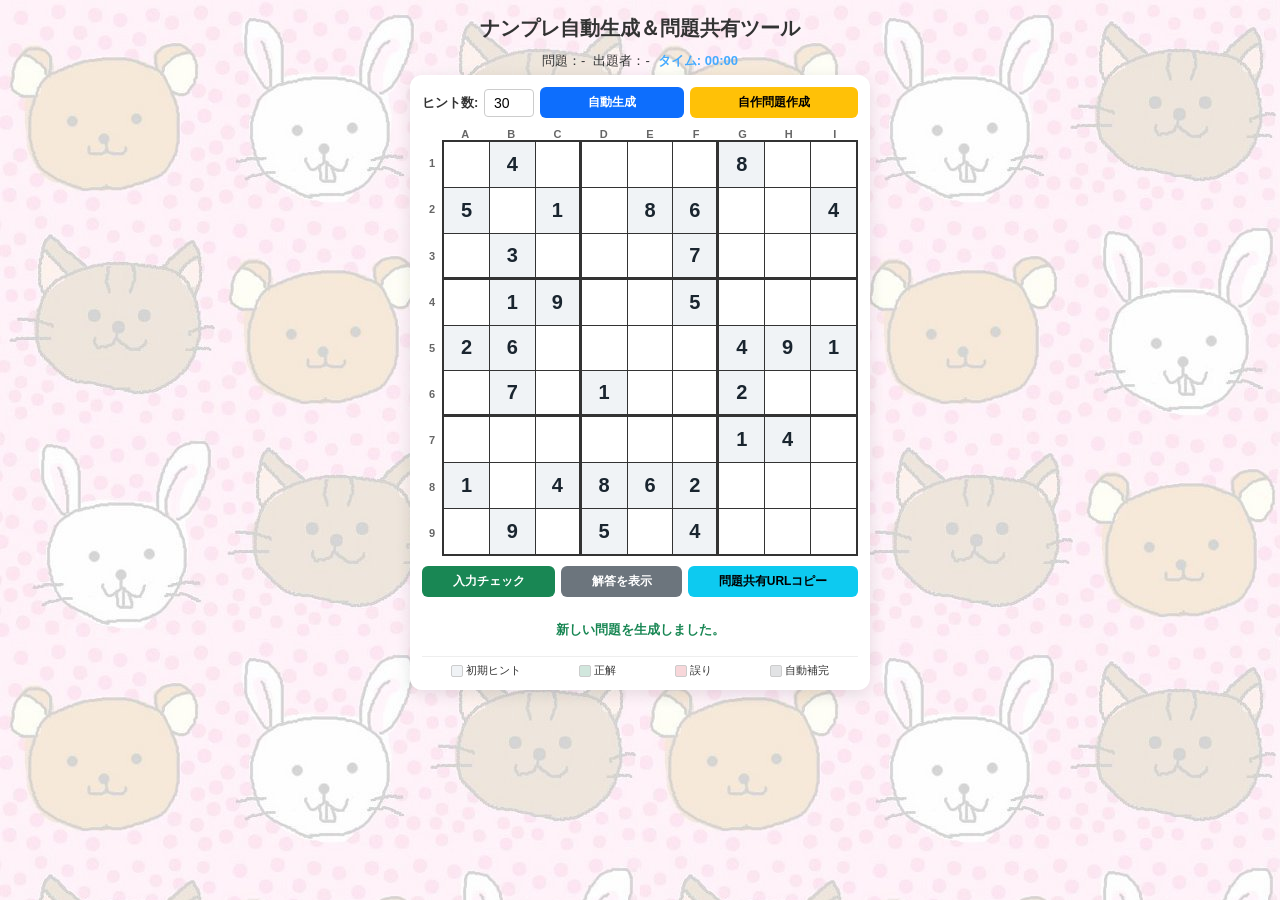
<file: NumberPlace000.htm>
<!DOCTYPE html>
<html lang="ja">
<head>
  <meta charset="utf-8">
  <meta name="viewport" content="width=device-width, initial-scale=1.0">
  <meta name="description" content="ナンプレ自動生成＆解答ツール：javascriptによるナンプレ自動生成＆解答ツール。">
  <meta property="og:title" content="ナンプレ自動生成＆解答ツール">
  <meta property="og:description" content="ナンプレ自動生成＆解答ツール：javascriptによるナンプレ自動生成＆解答ツール。">
  <meta property="og:type" content="website">
  <title>ナンプレ自動生成＆解答ツール</title>
  <style>
    :root {
      --bg-color: #f4f6f9;
      --card-bg: #ffffff;
      --text-color: #333333;
      --border-color: #333333;
      --grid-line: #cccccc;
      --given-color: #1a252f;
      --user-color: #0d6efd;
      --correct-bg: #d1e7dd;
      --wrong-bg: #f8d7da;
      --wrong-color: #842029;
      --solved-bg: #e2e3e5;
      --solved-color: #41464b;
    }

    * {
      box-sizing: border-box;
      touch-action: manipulation;
    }

    body {
      font-family: 'Helvetica Neue', Arial, sans-serif;
      background-color: var(--bg-color);
      color: var(--text-color);
      display: flex;
      flex-direction: column;
      align-items: center;
      padding: 10px;
      margin: 0;
      min-height: 100vh;
      background-image: url("https://nas6mixfoolv.github.io/NAS6LIB/img/kumausagineko.jpg");
      background-repeat: repeat;
      background-size: auto;
      background-attachment: fixed;
    }

    h1 {
      margin: 5px 0 10px 0;
      font-size: 20px;
      text-align: center;
    }

    .info-bar {
      font-size: 13px;
      margin-bottom: 5px;
      text-align: center;
      display: flex;
      flex-wrap: wrap;
      justify-content: center;
      gap: 8px;
    }

    .container {
      background: var(--card-bg);
      padding: 12px;
      border-radius: 12px;
      box-shadow: 0 4px 15px rgba(0, 0, 0, 0.1);
      width: 100%;
      max-width: 460px;
      display: flex;
      flex-direction: column;
      align-items: center;
    }

    .controls {
      display: flex;
      flex-wrap: wrap;
      gap: 6px;
      margin-bottom: 10px;
      align-items: center;
      justify-content: center;
      width: 100%;
    }

    .control-group {
      display: flex;
      align-items: center;
      gap: 6px;
    }

    label {
      font-weight: bold;
      font-size: 13px;
    }

    input[type="number"] {
      width: 50px;
      padding: 5px;
      border: 1px solid #ccc;
      border-radius: 4px;
      font-size: 14px;
      text-align: center;
    }

    button {
      padding: 7px 10px;
      border: none;
      border-radius: 6px;
      background-color: #0d6efd;
      color: white;
      font-size: 12px;
      font-weight: bold;
      cursor: pointer;
      transition: background-color 0.2s, transform 0.1s;
      flex: 1 1 auto;
      min-width: 80px;
    }

    button:hover {
      background-color: #0b5ed7;
    }

    button:active {
      transform: scale(0.97);
    }

    button.secondary {
      background-color: #6c757d;
    }
    button.secondary:hover {
      background-color: #5c636a;
    }

    button.success {
      background-color: #198754;
    }
    button.success:hover {
      background-color: #157347;
    }

    button.warning {
      background-color: #ffc107;
      color: #000;
    }
    button.warning:hover {
      background-color: #e0a800;
    }

    button.info {
      background-color: #0dcaf0;
      color: #000;
    }
    button.info:hover {
      background-color: #31d2f2;
    }

    /* Board UI */
    .board-container {
      display: flex;
      flex-direction: column;
      align-items: center;
      width: 100%;
      margin-bottom: 10px;
    }

    .header-row {
      display: flex;
      width: calc(100% - 20px);
      margin-left: 20px;
    }

    .header-cell {
      flex: 1;
      text-align: center;
      font-weight: bold;
      font-size: 11px;
      color: #666;
    }

    .grid-wrapper {
      display: flex;
      width: 100%;
    }

    .header-col {
      display: flex;
      flex-direction: column;
      width: 20px;
    }

    .header-col-cell {
      flex: 1;
      display: flex;
      align-items: center;
      justify-content: center;
      font-weight: bold;
      font-size: 11px;
      color: #666;
    }

    .sudoku-grid {
      display: grid;
      grid-template-columns: repeat(9, 1fr);
      grid-template-rows: repeat(9, 1fr);
      aspect-ratio: 1 / 1;
      width: calc(100% - 20px);
      border: 2px solid var(--border-color);
      background-color: var(--border-color);
      gap: 1px;
    }

    .cell {
      background-color: #fff;
      display: flex;
      align-items: center;
      justify-content: center;
      position: relative;
    }

    .cell:nth-child(3n) {
      border-right: 2px solid var(--border-color);
    }
    .cell:nth-child(9n) {
      border-right: none;
    }
    .cell-row-end {
      border-bottom: 2px solid var(--border-color);
    }

    .cell input {
      width: 100%;
      height: 100%;
      border: none;
      text-align: center;
      font-size: clamp(14px, 4.5vw, 20px);
      font-weight: bold;
      outline: none;
      background: transparent;
      box-sizing: border-box;
      padding: 0;
      border-radius: 0;
      -webkit-appearance: none;
      appearance: none;
    }

    .cell.given input {
      color: var(--given-color);
      font-weight: 900;
      background-color: #f0f3f6;
    }

    .cell.user input {
      color: var(--user-color);
    }

    .cell.edit-mode input {
      color: #d63384;
      background-color: #fff0f6;
    }

    .cell.correct input {
      background-color: var(--correct-bg);
      color: #0f5132;
    }

    .cell.wrong input {
      background-color: var(--wrong-bg);
      color: var(--wrong-color);
    }

    .cell.auto-solved input {
      background-color: var(--solved-bg);
      color: var(--solved-color);
    }

    .status-msg {
      margin-top: 5px;
      font-size: 13px;
      text-align: center;
      min-height: 36px;
      font-weight: bold;
      display: flex;
      align-items: center;
      justify-content: center;
      width: 100%;
      padding: 4px;
      border-radius: 6px;
    }

    .legend {
      display: flex;
      justify-content: space-around;
      width: 100%;
      margin-top: 8px;
      font-size: 11px;
      border-top: 1px solid #eee;
      padding-top: 6px;
    }

    .legend-item {
      display: flex;
      align-items: center;
      gap: 3px;
    }

    .legend-box {
      width: 12px;
      height: 12px;
      border-radius: 2px;
      border: 1px solid #ccc;
    }
  </style>
</head>
<body>

  <h1>ナンプレ自動生成＆問題共有ツール</h1>
  <div class="info-bar">
    <div>問題：<span id="SPtitle">-</span></div>
    <div>出題者：<span id="SPauthor">-</span></div>
    <div style="color: #44aaff; font-weight: bold;" id="timer-display">タイム: 00:00</div>
  </div>

  <div class="container">
    <!-- 上部操作バー -->
    <div class="controls" id="mode-controls">
      <div class="control-group" id="hint-group">
        <label for="hint-count">ヒント数:</label>
        <input type="number" id="hint-count" value="30" min="20" max="60">
      </div>
      <button onclick="generateQuestion()" id="btn-generate">自動生成</button>
      <button class="warning" onclick="toggleCustomEditMode()" id="btn-custom">自作問題作成</button>
    </div>

    <!-- 盤面エリア -->
    <div class="board-container">
      <div class="header-row">
        <div class="header-cell">A</div><div class="header-cell">B</div><div class="header-cell">C</div>
        <div class="header-cell">D</div><div class="header-cell">E</div><div class="header-cell">F</div>
        <div class="header-cell">G</div><div class="header-cell">H</div><div class="header-cell">I</div>
      </div>
      <div class="grid-wrapper">
        <div class="header-col">
          <div class="header-col-cell">1</div><div class="header-col-cell">2</div><div class="header-col-cell">3</div>
          <div class="header-col-cell">4</div><div class="header-col-cell">5</div><div class="header-col-cell">6</div>
          <div class="header-col-cell">7</div><div class="header-col-cell">8</div><div class="header-col-cell">9</div>
        </div>
        <div id="grid" class="sudoku-grid"></div>
      </div>
    </div>

    <!-- プレイ用ボタン -->
    <div class="controls" id="play-controls">
      <button class="success" onclick="checkAnswer()">入力チェック</button>
      <button class="secondary" onclick="solvePuzzle()">解答を表示</button>
      <button class="info" onclick="sharePuzzleUrl()">問題共有URLコピー</button>
    </div>

    <!-- 自作問題チェック用ボタン -->
    <div class="controls" id="custom-controls" style="display: none;">
      <button class="success" onclick="verifyCustomPuzzle()">妥当性チェック＆決定</button>
      <button class="secondary" onclick="clearAllGrid()">全クリア</button>
      <button class="secondary" onclick="toggleCustomEditMode()">キャンセル</button>
    </div>

    <div id="status" class="status-msg"></div>

    <div class="legend">
      <div class="legend-item"><div class="legend-box" style="background:#f0f3f6;"></div>初期ヒント</div>
      <div class="legend-item"><div class="legend-box" style="background:var(--correct-bg);"></div>正解</div>
      <div class="legend-item"><div class="legend-box" style="background:var(--wrong-bg);"></div>誤り</div>
      <div class="legend-item"><div class="legend-box" style="background:var(--solved-bg);"></div>自動補完</div>
    </div>
  </div>

  <script>
    // --- タイマー関連変数 ---
    let timerStartTime = null;
    let timerInterval = null;
    let isTimerRunning = false;
    let puzzleCompleted = false;

    function startTimer() {
      if (isTimerRunning || puzzleCompleted) return;
      timerStartTime = Date.now();
      isTimerRunning = true;
      timerInterval = setInterval(updateTimerDisplay, 1000);
    }

    function stopTimer() {
      if (timerInterval) {
        clearInterval(timerInterval);
        timerInterval = null;
      }
      isTimerRunning = false;
    }

    function resetTimer() {
      stopTimer();
      timerStartTime = null;
      puzzleCompleted = false;
      updateTimerDisplayManual(0);
    }

    function updateTimerDisplay() {
      if (!timerStartTime) return;
      const elapsed = Math.floor((Date.now() - timerStartTime) / 1000);
      updateTimerDisplayManual(elapsed);
    }

    function updateTimerDisplayManual(elapsedSeconds) {
      const minutes = Math.floor(elapsedSeconds / 60).toString().padStart(2, '0');
      const seconds = (elapsedSeconds % 60).toString().padStart(2, '0');
      document.getElementById('timer-display').innerText = `タイム: ${minutes}:${seconds}`;
    }

    // --- C++ ソルバー移植部 ---
    const NUM = [0x001, 0x002, 0x004, 0x008, 0x010, 0x020, 0x040, 0x080, 0x100];

    let currentQuestion = Array(81).fill(0);
    let currentSolution = Array(81).fill(0);
    let isCustomMode = false;

    function getNum(k, a) {
      let ret = 1, j = 0;
      for (let i = 1; i < 0x200; i *= 2, ret++) {
        if (k & i) j++;
        if (a && j === a) return ret;
      }
      return 0;
    }

    function searchNumPl(np, idx) {
      if (np[idx] !== 0) return { n: 0, k: 0, valid: false };

      const r = Math.floor(idx / 9);
      const c = idx % 9;
      const br = Math.floor(r / 3) * 3;
      const bc = Math.floor(c / 3) * 3;

      let used = 0;

      for (let a = 0; a < 9; a++) {
        const nr = np[r * 9 + a];
        if (nr) used |= NUM[nr - 1];

        const nc = np[a * 9 + c];
        if (nc) used |= NUM[nc - 1];

        const nb = np[(br + Math.floor(a / 3)) * 9 + (bc + (a % 3))];
        if (nb) used |= NUM[nb - 1];
      }

      let count = 0, mask = 0;
      for (let a = 0; a < 9; a++) {
        if (!(used & NUM[a])) {
          count++;
          mask |= NUM[a];
        }
      }

      return { n: count, k: mask, valid: true };
    }

    function calcNumPl(np, bans = false) {
      let work = [...np];

      function solve() {
        let m = 10, j = -1, l = 0, emptyCount = 0;

        for (let i = 0; i < 81; i++) {
          const res = searchNumPl(work, i);
          if (res.valid) {
            if (res.n < m) {
              m = res.n;
              j = i;
              l = res.k;
            }
          } else {
            emptyCount++;
          }
        }

        if (emptyCount === 81) return true;
        if (m < 1 || m > 9) return false;

        if (m === 1) {
          work[j] = getNum(l, 1);
          return solve();
        } else {
          const loopRange = bans 
            ? Array.from({length: m}, (_, i) => m - i) 
            : Array.from({length: m}, (_, i) => i + 1);

          for (let a of loopRange) {
            const backup = [...work];
            work[j] = getNum(l, a);
            if (solve()) return true;
            work = backup;
          }
          return false;
        }
      }

      return solve() ? work : null;
    }

    function hasRuleViolation(board) {
      for (let i = 0; i < 9; i++) {
        let rowSet = new Set(), colSet = new Set(), blockSet = new Set();
        for (let j = 0; j < 9; j++) {
          let rv = board[i * 9 + j];
          if (rv !== 0) {
            if (rowSet.has(rv)) return true;
            rowSet.add(rv);
          }
          let cv = board[j * 9 + i];
          if (cv !== 0) {
            if (colSet.has(cv)) return true;
            colSet.add(cv);
          }
          let br = Math.floor(i / 3) * 3 + Math.floor(j / 3);
          let bc = (i % 3) * 3 + (j % 3);
          let bv = board[br * 9 + bc];
          if (bv !== 0) {
            if (blockSet.has(bv)) return true;
            blockSet.add(bv);
          }
        }
      }
      return false;
    }

    function solveAndVerifyUnique(np) {
      if (hasRuleViolation(np)) {
        return { solvable: false, unique: false, solution: null, reason: 'rule_violation' };
      }

      const ansForward = calcNumPl(np, false);
      if (!ansForward) return { solvable: false, unique: false, solution: null, reason: 'unsolvable' };

      const ansBackward = calcNumPl(np, true);
      const isUnique = ansForward.every((val, i) => val === ansBackward[i]);

      return {
        solvable: true,
        unique: isUnique,
        solution: ansForward,
        reason: isUnique ? 'valid' : 'multiple_solutions'
      };
    }

    // --- 盤面データのエンコード・デコード（共有機能用） ---
    function encodeBoard(board) {
      const str = board.join('');
      return btoa(str).replace(/\+/g, '-').replace(/\//g, '_').replace(/=+$/, '');
    }

    function decodeBoard(encodedStr) {
      try {
        let base64 = encodedStr.replace(/-/g, '+').replace(/_/g, '/');
        while (base64.length % 4) base64 += '=';
        const str = atob(base64);
        if (str.length !== 81) return null;
        return str.split('').map(Number);
      } catch (e) {
        return null;
      }
    }

    // --- URL共有機能 ---
    function sharePuzzleUrl() {
      const encoded = encodeBoard(currentQuestion);
      let elm = document.getElementById('SPtitle');
      const titleParam = elm.innerText; 
      elm = document.getElementById('SPauthor');
      const authorParam = elm.innerText; 

      let url = `${window.location.origin}${window.location.pathname}`;
      url = url + `?title=${titleParam}&author=${authorParam}&data=${encoded}`;
      
      navigator.clipboard.writeText(url).then(() => {
        setStatus('共有用URLをクリップボードにコピーしました！', '#198754');
      }).catch(err => {
        prompt('以下のURLをコピーして共有してください:', url);
      });
    }

    // --- 自動生成アルゴリズム ---
    function generateBaseBoard() {
      const board = Array(81).fill(0);
      for (let r = 0; r < 9; r++) {
        for (let c = 0; c < 9; c++) {
          board[r * 9 + c] = (Math.floor(r / 3) + (r % 3) * 3 + c) % 9 + 1;
        }
      }
      return board;
    }

    function shuffleBoard(board) {
      let b = [...board];
      const swapRows = (r1, r2) => {
        for (let c = 0; c < 9; c++) {
          let tmp = b[r1 * 9 + c];
          b[r1 * 9 + c] = b[r2 * 9 + c];
          b[r2 * 9 + c] = tmp;
        }
      };

      const swapCols = (c1, c2) => {
        for (let r = 0; r < 9; r++) {
          let tmp = b[r * 9 + c1];
          b[r * 9 + c1] = b[r * 9 + c2];
          b[r * 9 + c2] = tmp;
        }
      };

      for (let i = 0; i < 20; i++) {
        let block = Math.floor(Math.random() * 3) * 3;
        swapRows(block + Math.floor(Math.random() * 3), block + Math.floor(Math.random() * 3));

        block = Math.floor(Math.random() * 3) * 3;
        swapCols(block + Math.floor(Math.random() * 3), block + Math.floor(Math.random() * 3));

        let n1 = Math.floor(Math.random() * 9) + 1;
        let n2 = Math.floor(Math.random() * 9) + 1;
        if (n1 !== n2) {
          for (let k = 0; k < 81; k++) {
            if (b[k] === n1) b[k] = n2;
            else if (b[k] === n2) b[k] = n1;
          }
        }
      }
      return b;
    }

    function createPuzzle(targetHints) {
      let fullBoard = shuffleBoard(generateBaseBoard());
      let puzzle = [...fullBoard];

      let indices = Array.from({length: 81}, (_, i) => i);
      for (let i = indices.length - 1; i > 0; i--) {
          const j = Math.floor(Math.random() * (i + 1));
          [indices[i], indices[j]] = [indices[j], indices[i]];
      }
      
      let currentHints = 81;

      for (let idx of indices) {
        if (currentHints <= targetHints) break;

        let temp = puzzle[idx];
        puzzle[idx] = 0;

        let res = solveAndVerifyUnique(puzzle);
        if (!res.unique) {
          puzzle[idx] = temp;
        } else {
          currentHints--;
        }
      }

      return { puzzle, solution: fullBoard };
    }

    // --- UI レンダリング & イベントハンドリング ---
    function initGrid() {
      const grid = document.getElementById('grid');
      grid.innerHTML = '';

      for (let i = 0; i < 81; i++) {
        const cell = document.createElement('div');
        cell.className = 'cell';

        const row = Math.floor(i / 9);
        if (row === 2 || row === 5) {
          cell.classList.add('cell-row-end');
        }

        const input = document.createElement('input');
        input.type = 'tel';
        input.inputMode = 'numeric';
        input.pattern = '[1-9]*';
        input.maxLength = 1;
        input.dataset.index = i;

        input.addEventListener('input', (e) => {
          const val = e.target.value;
          if (!/^[1-9]$/.test(val)) {
            e.target.value = '';
          } else {
            // 初めて数字が入力されたときにタイマー開始
            startTimer();
          }
          clearCellStatus(cell);
          document.getElementById('status').innerText = '';
        });

        cell.appendChild(input);
        grid.appendChild(cell);
      }
    }

    function clearCellStatus(cell) {
      cell.classList.remove('correct', 'wrong', 'auto-solved');
    }

    function renderPuzzle(puzzle) {
      const cells = document.querySelectorAll('.cell');
      puzzle.forEach((val, i) => {
        const cell = cells[i];
        const input = cell.querySelector('input');

        cell.className = 'cell';
        if (Math.floor(i / 9) === 2 || Math.floor(i / 9) === 5) {
          cell.classList.add('cell-row-end');
        }

        input.value = val !== 0 ? val : '';
        input.disabled = val !== 0;

        if (val !== 0) {
          cell.classList.add('given');
        } else {
          cell.classList.add('user');
        }
      });
      document.getElementById('status').innerText = '';
      resetTimer(); // 問題描画時にタイマーリセット
    }

    function generateQuestion() {
      if (isCustomMode) exitCustomModeUI();

      const hintInput = document.getElementById('hint-count');
      let hints = parseInt(hintInput.value, 10);
      if (isNaN(hints) || hints < 20) hints = 20;
      if (hints > 60) hints = 60;

      setStatus('問題を生成中...', '#0d6efd');

      setTimeout(() => {
        const result = createPuzzle(hints);
        currentQuestion = result.puzzle;
        currentSolution = result.solution;
        renderPuzzle(currentQuestion);
        setStatus('新しい問題を生成しました。', '#198754');
      }, 50);
    }

    // --- 自作問題作成機能 ---
    function toggleCustomEditMode() {
      if (!isCustomMode) {
        enterCustomModeUI();
      } else {
        exitCustomModeUI();
        renderPuzzle(currentQuestion);
      }
    }

    function enterCustomModeUI() {
      isCustomMode = true;
      document.getElementById('play-controls').style.display = 'none';
      document.getElementById('custom-controls').style.display = 'flex';
      document.getElementById('hint-group').style.display = 'none';
      document.getElementById('btn-generate').style.display = 'none';
      document.getElementById('btn-custom').innerText = '作成中止';

      clearAllGrid();
      setStatus('マスに数字を入力し「妥当性チェック＆決定」を押してください。', '#d63384');
    }

    function exitCustomModeUI() {
      isCustomMode = false;
      document.getElementById('play-controls').style.display = 'flex';
      document.getElementById('custom-controls').style.display = 'none';
      document.getElementById('hint-group').style.display = 'flex';
      document.getElementById('btn-generate').style.display = 'inline-block';
      document.getElementById('btn-custom').innerText = '自作問題作成';
    }

    function clearAllGrid() {
      const cells = document.querySelectorAll('.cell');
      cells.forEach(cell => {
        const input = cell.querySelector('input');
        input.value = '';
        input.disabled = false;
        cell.className = 'cell edit-mode';
        if (Math.floor(cell.querySelector('input').dataset.index / 9) === 2 || 
            Math.floor(cell.querySelector('input').dataset.index / 9) === 5) {
          cell.classList.add('cell-row-end');
        }
      });
      document.getElementById('status').innerText = '';
      resetTimer();
    }

    function verifyCustomPuzzle() {
      const cells = document.querySelectorAll('.cell');
      let customBoard = Array(81).fill(0);
      let givenCount = 0;

      cells.forEach((cell, i) => {
        const input = cell.querySelector('input');
        const val = parseInt(input.value, 10);
        if (!isNaN(val) && val >= 1 && val <= 9) {
          customBoard[i] = val;
          givenCount++;
        }
      });

      if (givenCount < 17) {
        setStatus('数字が少なすぎます(少なくとも17ヒント以上が推奨されます)。', '#dc3545');
        return;
      }

      setStatus('妥当性を検証中...', '#0d6efd');

      setTimeout(() => {
        const res = solveAndVerifyUnique(customBoard);

        if (res.reason === 'rule_violation') {
          setStatus('エラー: 同じ行・列・3x3ブロック内に数値が重複しています。', '#dc3545');
        } else if (res.reason === 'unsolvable') {
          setStatus('エラー: この問題は解が存在しません（破綻しています）。', '#dc3545');
        } else if (res.reason === 'multiple_solutions') {
          setStatus('注意: この問題は解けますが、答えが【複数パターン】存在します。', '#ffc107');
        } else if (res.reason === 'valid') {
          currentQuestion = customBoard;
          currentSolution = res.solution;
          exitCustomModeUI();
          renderPuzzle(currentQuestion);
          setStatus('妥当な問題を確認しました！プレイ可能です。', '#198754');
        }
      }, 50);
    }

    // --- プレイ機能 ---
    function checkAnswer() {
      if (isCustomMode) return;
      const cells = document.querySelectorAll('.cell');
      let filledCount = 0;
      let wrongCount = 0;
      let emptyTotal = 81 - currentQuestion.filter(v => v !== 0).length;

      cells.forEach((cell, i) => {
        if (currentQuestion[i] !== 0) return;

        const input = cell.querySelector('input');
        const userVal = parseInt(input.value, 10);

        clearCellStatus(cell);

        if (!isNaN(userVal)) {
          filledCount++;
          if (userVal === currentSolution[i]) {
            cell.classList.add('correct');
          } else {
            cell.classList.add('wrong');
            wrongCount++;
          }
        }
      });

      if (filledCount === 0) {
        setStatus('数字が入力されていません。', '#333');
      } else if (wrongCount > 0) {
        setStatus(`間違っているマスが ${wrongCount} 箇所あります。`, '#dc3545');
      } else if (filledCount === emptyTotal) {
        // すべて埋まっていて正解の場合：タイマー停止
        stopTimer();
        puzzleCompleted = true;
        const elapsed = timerStartTime ? Math.floor((Date.now() - timerStartTime) / 1000) : 0;
        const minutes = Math.floor(elapsed / 60).toString().padStart(2, '0');
        const seconds = (elapsed % 60).toString().padStart(2, '0');
        setStatus(`おめでとうございます！全問正解です！ (タイム: ${minutes}:${seconds})`, '#198754');
      } else {
        setStatus('現在入力されている数字はすべて正しいです。', '#198754');
      }
    }

    function solvePuzzle() {
      if (isCustomMode) return;
      //stopTimer();
      puzzleCompleted = true;
      const cells = document.querySelectorAll('.cell');

      cells.forEach((cell, i) => {
        if (currentQuestion[i] !== 0) return;

        const input = cell.querySelector('input');
        const userVal = parseInt(input.value, 10);

        clearCellStatus(cell);

        if (!isNaN(userVal)) {
          if (userVal === currentSolution[i]) {
            cell.classList.add('correct');
          } else {
            input.value = currentSolution[i];
            cell.classList.add('wrong');
          }
        } else {
          input.value = currentSolution[i];
          cell.classList.add('auto-solved');
        }
      });

      setStatus('解答を表示しました。', '#333');
    }

    function setStatus(msg, color = '#333') {
      const statusDiv = document.getElementById('status');
      statusDiv.innerText = msg;
      statusDiv.style.color = color;
    }

    // 初期化（URLパラメータがある場合は読み込み、なければ自動生成）
    window.onload = () => {
      initGrid();

      const params = new URLSearchParams(window.location.search);
      const dataParam = params.get('data');
      const titleParam = params.get('title');
      const authorParam = params.get('author');
      let elm = document.getElementById('SPtitle');
      if(titleParam) elm.innerText = titleParam; 
      else elm.innerText = "-";
      elm = document.getElementById('SPauthor');
      if(authorParam) elm.innerText = authorParam; 
      else elm.innerText = "-";

      if (dataParam) {
        const decodedBoard = decodeBoard(dataParam);
        if (decodedBoard) {
          const res = solveAndVerifyUnique(decodedBoard);
          if (res.unique) {
            currentQuestion = decodedBoard;
            currentSolution = res.solution;
            renderPuzzle(currentQuestion);
            setStatus('URLから問題を読み込みました！', '#198754');
            return;
          }
        }
        setStatus('URLの盤面データが無効または解けないため、新しく生成します。', '#dc3545');
      }

      generateQuestion();
    };
  </script>
</body>
</html>
</file>
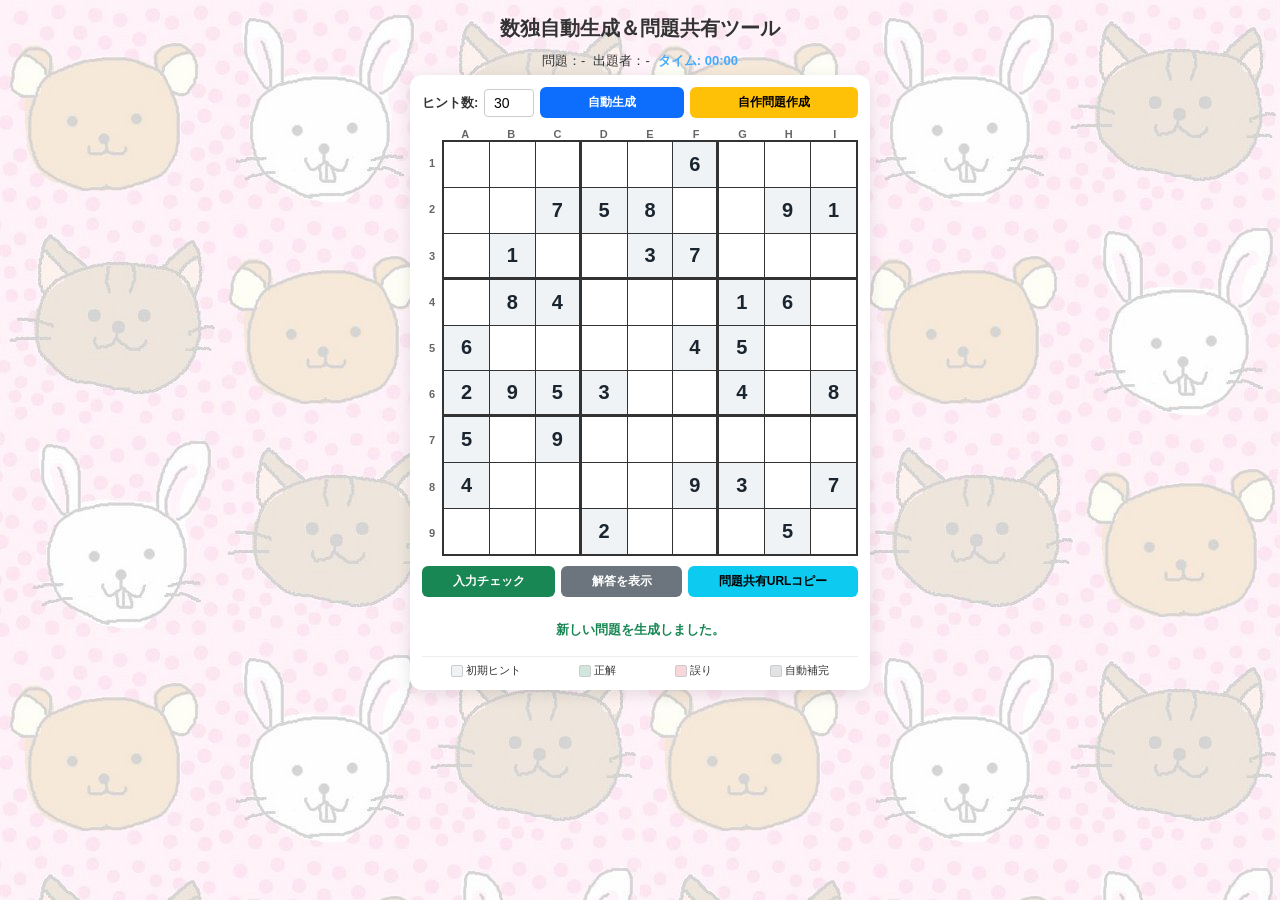
<file: sudoku_generator_solver000.htm>
<!DOCTYPE html>
<html lang="ja">
<head>
  <meta charset="utf-8">
  <meta name="viewport" content="width=device-width, initial-scale=1.0">
  <meta name="description" content="数独自動生成＆解答ツール：javascriptによる数独自動生成＆解答ツール。">
  <meta property="og:title" content="数独自動生成＆解答ツール">
  <meta property="og:description" content="数独自動生成＆解答ツール：javascriptによる数独自動生成＆解答ツール。">
  <meta property="og:type" content="website">
  <title>数独自動生成＆解答ツール</title>
  <style>
    :root {
      --bg-color: #f4f6f9;
      --card-bg: #ffffff;
      --text-color: #333333;
      --border-color: #333333;
      --grid-line: #cccccc;
      --given-color: #1a252f;
      --user-color: #0d6efd;
      --correct-bg: #d1e7dd;
      --wrong-bg: #f8d7da;
      --wrong-color: #842029;
      --solved-bg: #e2e3e5;
      --solved-color: #41464b;
    }

    * {
      box-sizing: border-box;
      touch-action: manipulation;
    }

    body {
      font-family: 'Helvetica Neue', Arial, sans-serif;
      background-color: var(--bg-color);
      color: var(--text-color);
      display: flex;
      flex-direction: column;
      align-items: center;
      padding: 10px;
      margin: 0;
      min-height: 100vh;
      background-image: url("https://nas6mixfoolv.github.io/NAS6LIB/img/kumausagineko.jpg");
      background-repeat: repeat;
      background-size: auto;
      background-attachment: fixed;
    }

    h1 {
      margin: 5px 0 10px 0;
      font-size: 20px;
      text-align: center;
    }

    .info-bar {
      font-size: 13px;
      margin-bottom: 5px;
      text-align: center;
      display: flex;
      flex-wrap: wrap;
      justify-content: center;
      gap: 8px;
    }

    .container {
      background: var(--card-bg);
      padding: 12px;
      border-radius: 12px;
      box-shadow: 0 4px 15px rgba(0, 0, 0, 0.1);
      width: 100%;
      max-width: 460px;
      display: flex;
      flex-direction: column;
      align-items: center;
    }

    .controls {
      display: flex;
      flex-wrap: wrap;
      gap: 6px;
      margin-bottom: 10px;
      align-items: center;
      justify-content: center;
      width: 100%;
    }

    .control-group {
      display: flex;
      align-items: center;
      gap: 6px;
    }

    label {
      font-weight: bold;
      font-size: 13px;
    }

    input[type="number"] {
      width: 50px;
      padding: 5px;
      border: 1px solid #ccc;
      border-radius: 4px;
      font-size: 14px;
      text-align: center;
    }

    button {
      padding: 7px 10px;
      border: none;
      border-radius: 6px;
      background-color: #0d6efd;
      color: white;
      font-size: 12px;
      font-weight: bold;
      cursor: pointer;
      transition: background-color 0.2s, transform 0.1s;
      flex: 1 1 auto;
      min-width: 80px;
    }

    button:hover {
      background-color: #0b5ed7;
    }

    button:active {
      transform: scale(0.97);
    }

    button.secondary {
      background-color: #6c757d;
    }
    button.secondary:hover {
      background-color: #5c636a;
    }

    button.success {
      background-color: #198754;
    }
    button.success:hover {
      background-color: #157347;
    }

    button.warning {
      background-color: #ffc107;
      color: #000;
    }
    button.warning:hover {
      background-color: #e0a800;
    }

    button.info {
      background-color: #0dcaf0;
      color: #000;
    }
    button.info:hover {
      background-color: #31d2f2;
    }

    /* Board UI */
    .board-container {
      display: flex;
      flex-direction: column;
      align-items: center;
      width: 100%;
      margin-bottom: 10px;
    }

    .header-row {
      display: flex;
      width: calc(100% - 20px);
      margin-left: 20px;
    }

    .header-cell {
      flex: 1;
      text-align: center;
      font-weight: bold;
      font-size: 11px;
      color: #666;
    }

    .grid-wrapper {
      display: flex;
      width: 100%;
    }

    .header-col {
      display: flex;
      flex-direction: column;
      width: 20px;
    }

    .header-col-cell {
      flex: 1;
      display: flex;
      align-items: center;
      justify-content: center;
      font-weight: bold;
      font-size: 11px;
      color: #666;
    }

    .sudoku-grid {
      display: grid;
      grid-template-columns: repeat(9, 1fr);
      grid-template-rows: repeat(9, 1fr);
      aspect-ratio: 1 / 1;
      width: calc(100% - 20px);
      border: 2px solid var(--border-color);
      background-color: var(--border-color);
      gap: 1px;
    }

    .cell {
      background-color: #fff;
      display: flex;
      align-items: center;
      justify-content: center;
      position: relative;
    }

    .cell:nth-child(3n) {
      border-right: 2px solid var(--border-color);
    }
    .cell:nth-child(9n) {
      border-right: none;
    }
    .cell-row-end {
      border-bottom: 2px solid var(--border-color);
    }

    .cell input {
      width: 100%;
      height: 100%;
      border: none;
      text-align: center;
      font-size: clamp(14px, 4.5vw, 20px);
      font-weight: bold;
      outline: none;
      background: transparent;
      box-sizing: border-box;
      padding: 0;
      border-radius: 0;
      -webkit-appearance: none;
      appearance: none;
    }

    .cell.given input {
      color: var(--given-color);
      font-weight: 900;
      background-color: #f0f3f6;
    }

    .cell.user input {
      color: var(--user-color);
    }

    .cell.edit-mode input {
      color: #d63384;
      background-color: #fff0f6;
    }

    .cell.correct input {
      background-color: var(--correct-bg);
      color: #0f5132;
    }

    .cell.wrong input {
      background-color: var(--wrong-bg);
      color: var(--wrong-color);
    }

    .cell.auto-solved input {
      background-color: var(--solved-bg);
      color: var(--solved-color);
    }

    .status-msg {
      margin-top: 5px;
      font-size: 13px;
      text-align: center;
      min-height: 36px;
      font-weight: bold;
      display: flex;
      align-items: center;
      justify-content: center;
      width: 100%;
      padding: 4px;
      border-radius: 6px;
    }

    .legend {
      display: flex;
      justify-content: space-around;
      width: 100%;
      margin-top: 8px;
      font-size: 11px;
      border-top: 1px solid #eee;
      padding-top: 6px;
    }

    .legend-item {
      display: flex;
      align-items: center;
      gap: 3px;
    }

    .legend-box {
      width: 12px;
      height: 12px;
      border-radius: 2px;
      border: 1px solid #ccc;
    }
  </style>
</head>
<body>

  <h1>数独自動生成＆問題共有ツール</h1>
  <div class="info-bar">
    <div>問題：<span id="SPtitle">-</span></div>
    <div>出題者：<span id="SPauthor">-</span></div>
    <div style="color: #44aaff; font-weight: bold;" id="timer-display">タイム: 00:00</div>
  </div>

  <div class="container">
    <!-- 上部操作バー -->
    <div class="controls" id="mode-controls">
      <div class="control-group" id="hint-group">
        <label for="hint-count">ヒント数:</label>
        <input type="number" id="hint-count" value="30" min="20" max="60">
      </div>
      <button onclick="generateQuestion()" id="btn-generate">自動生成</button>
      <button class="warning" onclick="toggleCustomEditMode()" id="btn-custom">自作問題作成</button>
    </div>

    <!-- 盤面エリア -->
    <div class="board-container">
      <div class="header-row">
        <div class="header-cell">A</div><div class="header-cell">B</div><div class="header-cell">C</div>
        <div class="header-cell">D</div><div class="header-cell">E</div><div class="header-cell">F</div>
        <div class="header-cell">G</div><div class="header-cell">H</div><div class="header-cell">I</div>
      </div>
      <div class="grid-wrapper">
        <div class="header-col">
          <div class="header-col-cell">1</div><div class="header-col-cell">2</div><div class="header-col-cell">3</div>
          <div class="header-col-cell">4</div><div class="header-col-cell">5</div><div class="header-col-cell">6</div>
          <div class="header-col-cell">7</div><div class="header-col-cell">8</div><div class="header-col-cell">9</div>
        </div>
        <div id="grid" class="sudoku-grid"></div>
      </div>
    </div>

    <!-- プレイ用ボタン -->
    <div class="controls" id="play-controls">
      <button class="success" onclick="checkAnswer()">入力チェック</button>
      <button class="secondary" onclick="solvePuzzle()">解答を表示</button>
      <button class="info" onclick="sharePuzzleUrl()">問題共有URLコピー</button>
    </div>

    <!-- 自作問題チェック用ボタン -->
    <div class="controls" id="custom-controls" style="display: none;">
      <button class="success" onclick="verifyCustomPuzzle()">妥当性チェック＆決定</button>
      <button class="secondary" onclick="clearAllGrid()">全クリア</button>
      <button class="secondary" onclick="toggleCustomEditMode()">キャンセル</button>
    </div>

    <div id="status" class="status-msg"></div>

    <div class="legend">
      <div class="legend-item"><div class="legend-box" style="background:#f0f3f6;"></div>初期ヒント</div>
      <div class="legend-item"><div class="legend-box" style="background:var(--correct-bg);"></div>正解</div>
      <div class="legend-item"><div class="legend-box" style="background:var(--wrong-bg);"></div>誤り</div>
      <div class="legend-item"><div class="legend-box" style="background:var(--solved-bg);"></div>自動補完</div>
    </div>
  </div>

  <script>
    // --- タイマー関連変数 ---
    let timerStartTime = null;
    let timerInterval = null;
    let isTimerRunning = false;
    let puzzleCompleted = false;

    function startTimer() {
      if (isTimerRunning || puzzleCompleted) return;
      timerStartTime = Date.now();
      isTimerRunning = true;
      timerInterval = setInterval(updateTimerDisplay, 1000);
    }

    function stopTimer() {
      if (timerInterval) {
        clearInterval(timerInterval);
        timerInterval = null;
      }
      isTimerRunning = false;
    }

    function resetTimer() {
      stopTimer();
      timerStartTime = null;
      puzzleCompleted = false;
      updateTimerDisplayManual(0);
    }

    function updateTimerDisplay() {
      if (!timerStartTime) return;
      const elapsed = Math.floor((Date.now() - timerStartTime) / 1000);
      updateTimerDisplayManual(elapsed);
    }

    function updateTimerDisplayManual(elapsedSeconds) {
      const minutes = Math.floor(elapsedSeconds / 60).toString().padStart(2, '0');
      const seconds = (elapsedSeconds % 60).toString().padStart(2, '0');
      document.getElementById('timer-display').innerText = `タイム: ${minutes}:${seconds}`;
    }

    // --- C++ ソルバー移植部 ---
    const NUM = [0x001, 0x002, 0x004, 0x008, 0x010, 0x020, 0x040, 0x080, 0x100];

    let currentQuestion = Array(81).fill(0);
    let currentSolution = Array(81).fill(0);
    let isCustomMode = false;

    function getNum(k, a) {
      let ret = 1, j = 0;
      for (let i = 1; i < 0x200; i *= 2, ret++) {
        if (k & i) j++;
        if (a && j === a) return ret;
      }
      return 0;
    }

    function searchNumPl(np, idx) {
      if (np[idx] !== 0) return { n: 0, k: 0, valid: false };

      const r = Math.floor(idx / 9);
      const c = idx % 9;
      const br = Math.floor(r / 3) * 3;
      const bc = Math.floor(c / 3) * 3;

      let used = 0;

      for (let a = 0; a < 9; a++) {
        const nr = np[r * 9 + a];
        if (nr) used |= NUM[nr - 1];

        const nc = np[a * 9 + c];
        if (nc) used |= NUM[nc - 1];

        const nb = np[(br + Math.floor(a / 3)) * 9 + (bc + (a % 3))];
        if (nb) used |= NUM[nb - 1];
      }

      let count = 0, mask = 0;
      for (let a = 0; a < 9; a++) {
        if (!(used & NUM[a])) {
          count++;
          mask |= NUM[a];
        }
      }

      return { n: count, k: mask, valid: true };
    }

    function calcNumPl(np, bans = false) {
      let work = [...np];

      function solve() {
        let m = 10, j = -1, l = 0, emptyCount = 0;

        for (let i = 0; i < 81; i++) {
          const res = searchNumPl(work, i);
          if (res.valid) {
            if (res.n < m) {
              m = res.n;
              j = i;
              l = res.k;
            }
          } else {
            emptyCount++;
          }
        }

        if (emptyCount === 81) return true;
        if (m < 1 || m > 9) return false;

        if (m === 1) {
          work[j] = getNum(l, 1);
          return solve();
        } else {
          const loopRange = bans 
            ? Array.from({length: m}, (_, i) => m - i) 
            : Array.from({length: m}, (_, i) => i + 1);

          for (let a of loopRange) {
            const backup = [...work];
            work[j] = getNum(l, a);
            if (solve()) return true;
            work = backup;
          }
          return false;
        }
      }

      return solve() ? work : null;
    }

    function hasRuleViolation(board) {
      for (let i = 0; i < 9; i++) {
        let rowSet = new Set(), colSet = new Set(), blockSet = new Set();
        for (let j = 0; j < 9; j++) {
          let rv = board[i * 9 + j];
          if (rv !== 0) {
            if (rowSet.has(rv)) return true;
            rowSet.add(rv);
          }
          let cv = board[j * 9 + i];
          if (cv !== 0) {
            if (colSet.has(cv)) return true;
            colSet.add(cv);
          }
          let br = Math.floor(i / 3) * 3 + Math.floor(j / 3);
          let bc = (i % 3) * 3 + (j % 3);
          let bv = board[br * 9 + bc];
          if (bv !== 0) {
            if (blockSet.has(bv)) return true;
            blockSet.add(bv);
          }
        }
      }
      return false;
    }

    function solveAndVerifyUnique(np) {
      if (hasRuleViolation(np)) {
        return { solvable: false, unique: false, solution: null, reason: 'rule_violation' };
      }

      const ansForward = calcNumPl(np, false);
      if (!ansForward) return { solvable: false, unique: false, solution: null, reason: 'unsolvable' };

      const ansBackward = calcNumPl(np, true);
      const isUnique = ansForward.every((val, i) => val === ansBackward[i]);

      return {
        solvable: true,
        unique: isUnique,
        solution: ansForward,
        reason: isUnique ? 'valid' : 'multiple_solutions'
      };
    }

    // --- 盤面データのエンコード・デコード（共有機能用） ---
    function encodeBoard(board) {
      const str = board.join('');
      return btoa(str).replace(/\+/g, '-').replace(/\//g, '_').replace(/=+$/, '');
    }

    function decodeBoard(encodedStr) {
      try {
        let base64 = encodedStr.replace(/-/g, '+').replace(/_/g, '/');
        while (base64.length % 4) base64 += '=';
        const str = atob(base64);
        if (str.length !== 81) return null;
        return str.split('').map(Number);
      } catch (e) {
        return null;
      }
    }

    // --- URL共有機能 ---
    function sharePuzzleUrl() {
      const encoded = encodeBoard(currentQuestion);

      let elm = document.getElementById('SPtitle');
      const titleParam = elm.innerText; 
      elm = document.getElementById('SPauthor');
      const authorParam = elm.innerText; 

      let url = `${window.location.origin}${window.location.pathname}`;
      url = url + `?title=${titleParam}&author=${authorParam}&data=${encoded}`;
      
      navigator.clipboard.writeText(url).then(() => {
        setStatus('共有用URLをクリップボードにコピーしました！', '#198754');
      }).catch(err => {
        prompt('以下のURLをコピーして共有してください:', url);
      });
    }

    // --- 自動生成アルゴリズム ---
    function generateBaseBoard() {
      const board = Array(81).fill(0);
      for (let r = 0; r < 9; r++) {
        for (let c = 0; c < 9; c++) {
          board[r * 9 + c] = (Math.floor(r / 3) + (r % 3) * 3 + c) % 9 + 1;
        }
      }
      return board;
    }

    function shuffleBoard(board) {
      let b = [...board];
      const swapRows = (r1, r2) => {
        for (let c = 0; c < 9; c++) {
          let tmp = b[r1 * 9 + c];
          b[r1 * 9 + c] = b[r2 * 9 + c];
          b[r2 * 9 + c] = tmp;
        }
      };

      const swapCols = (c1, c2) => {
        for (let r = 0; r < 9; r++) {
          let tmp = b[r * 9 + c1];
          b[r * 9 + c1] = b[r * 9 + c2];
          b[r * 9 + c2] = tmp;
        }
      };

      for (let i = 0; i < 20; i++) {
        let block = Math.floor(Math.random() * 3) * 3;
        swapRows(block + Math.floor(Math.random() * 3), block + Math.floor(Math.random() * 3));

        block = Math.floor(Math.random() * 3) * 3;
        swapCols(block + Math.floor(Math.random() * 3), block + Math.floor(Math.random() * 3));

        let n1 = Math.floor(Math.random() * 9) + 1;
        let n2 = Math.floor(Math.random() * 9) + 1;
        if (n1 !== n2) {
          for (let k = 0; k < 81; k++) {
            if (b[k] === n1) b[k] = n2;
            else if (b[k] === n2) b[k] = n1;
          }
        }
      }
      return b;
    }

    function createPuzzle(targetHints) {
      let fullBoard = shuffleBoard(generateBaseBoard());
      let puzzle = [...fullBoard];

      let indices = Array.from({length: 81}, (_, i) => i);
      for (let i = indices.length - 1; i > 0; i--) {
          const j = Math.floor(Math.random() * (i + 1));
          [indices[i], indices[j]] = [indices[j], indices[i]];
      }
      
      let currentHints = 81;

      for (let idx of indices) {
        if (currentHints <= targetHints) break;

        let temp = puzzle[idx];
        puzzle[idx] = 0;

        let res = solveAndVerifyUnique(puzzle);
        if (!res.unique) {
          puzzle[idx] = temp;
        } else {
          currentHints--;
        }
      }

      return { puzzle, solution: fullBoard };
    }

    // --- UI レンダリング & イベントハンドリング ---
    function initGrid() {
      const grid = document.getElementById('grid');
      grid.innerHTML = '';

      for (let i = 0; i < 81; i++) {
        const cell = document.createElement('div');
        cell.className = 'cell';

        const row = Math.floor(i / 9);
        if (row === 2 || row === 5) {
          cell.classList.add('cell-row-end');
        }

        const input = document.createElement('input');
        input.type = 'tel';
        input.inputMode = 'numeric';
        input.pattern = '[1-9]*';
        input.maxLength = 1;
        input.dataset.index = i;

        input.addEventListener('input', (e) => {
          const val = e.target.value;
          if (!/^[1-9]$/.test(val)) {
            e.target.value = '';
          } else {
            // 初めて数字が入力されたときにタイマー開始
            startTimer();
          }
          clearCellStatus(cell);
          document.getElementById('status').innerText = '';
        });

        cell.appendChild(input);
        grid.appendChild(cell);
      }
    }

    function clearCellStatus(cell) {
      cell.classList.remove('correct', 'wrong', 'auto-solved');
    }

    function renderPuzzle(puzzle) {
      const cells = document.querySelectorAll('.cell');
      puzzle.forEach((val, i) => {
        const cell = cells[i];
        const input = cell.querySelector('input');

        cell.className = 'cell';
        if (Math.floor(i / 9) === 2 || Math.floor(i / 9) === 5) {
          cell.classList.add('cell-row-end');
        }

        input.value = val !== 0 ? val : '';
        input.disabled = val !== 0;

        if (val !== 0) {
          cell.classList.add('given');
        } else {
          cell.classList.add('user');
        }
      });
      document.getElementById('status').innerText = '';
      resetTimer(); // 問題描画時にタイマーリセット
    }

    function generateQuestion() {
      if (isCustomMode) exitCustomModeUI();

      const hintInput = document.getElementById('hint-count');
      let hints = parseInt(hintInput.value, 10);
      if (isNaN(hints) || hints < 20) hints = 20;
      if (hints > 60) hints = 60;

      setStatus('問題を生成中...', '#0d6efd');

      setTimeout(() => {
        const result = createPuzzle(hints);
        currentQuestion = result.puzzle;
        currentSolution = result.solution;
        renderPuzzle(currentQuestion);
        setStatus('新しい問題を生成しました。', '#198754');
      }, 50);
    }

    // --- 自作問題作成機能 ---
    function toggleCustomEditMode() {
      if (!isCustomMode) {
        enterCustomModeUI();
      } else {
        exitCustomModeUI();
        renderPuzzle(currentQuestion);
      }
    }

    function enterCustomModeUI() {
      isCustomMode = true;
      document.getElementById('play-controls').style.display = 'none';
      document.getElementById('custom-controls').style.display = 'flex';
      document.getElementById('hint-group').style.display = 'none';
      document.getElementById('btn-generate').style.display = 'none';
      document.getElementById('btn-custom').innerText = '作成中止';

      clearAllGrid();
      setStatus('マスに数字を入力し「妥当性チェック＆決定」を押してください。', '#d63384');
    }

    function exitCustomModeUI() {
      isCustomMode = false;
      document.getElementById('play-controls').style.display = 'flex';
      document.getElementById('custom-controls').style.display = 'none';
      document.getElementById('hint-group').style.display = 'flex';
      document.getElementById('btn-generate').style.display = 'inline-block';
      document.getElementById('btn-custom').innerText = '自作問題作成';
    }

    function clearAllGrid() {
      const cells = document.querySelectorAll('.cell');
      cells.forEach(cell => {
        const input = cell.querySelector('input');
        input.value = '';
        input.disabled = false;
        cell.className = 'cell edit-mode';
        if (Math.floor(cell.querySelector('input').dataset.index / 9) === 2 || 
            Math.floor(cell.querySelector('input').dataset.index / 9) === 5) {
          cell.classList.add('cell-row-end');
        }
      });
      document.getElementById('status').innerText = '';
      resetTimer();
    }

    function verifyCustomPuzzle() {
      const cells = document.querySelectorAll('.cell');
      let customBoard = Array(81).fill(0);
      let givenCount = 0;

      cells.forEach((cell, i) => {
        const input = cell.querySelector('input');
        const val = parseInt(input.value, 10);
        if (!isNaN(val) && val >= 1 && val <= 9) {
          customBoard[i] = val;
          givenCount++;
        }
      });

      if (givenCount < 17) {
        setStatus('数字が少なすぎます(少なくとも17ヒント以上が推奨されます)。', '#dc3545');
        return;
      }

      setStatus('妥当性を検証中...', '#0d6efd');

      setTimeout(() => {
        const res = solveAndVerifyUnique(customBoard);

        if (res.reason === 'rule_violation') {
          setStatus('エラー: 同じ行・列・3x3ブロック内に数値が重複しています。', '#dc3545');
        } else if (res.reason === 'unsolvable') {
          setStatus('エラー: この問題は解が存在しません（破綻しています）。', '#dc3545');
        } else if (res.reason === 'multiple_solutions') {
          setStatus('注意: この問題は解けますが、答えが【複数パターン】存在します。', '#ffc107');
        } else if (res.reason === 'valid') {
          currentQuestion = customBoard;
          currentSolution = res.solution;
          exitCustomModeUI();
          renderPuzzle(currentQuestion);
          setStatus('妥当な問題を確認しました！プレイ可能です。', '#198754');
        }
      }, 50);
    }

    // --- プレイ機能 ---
    function checkAnswer() {
      if (isCustomMode) return;
      const cells = document.querySelectorAll('.cell');
      let filledCount = 0;
      let wrongCount = 0;
      let emptyTotal = 81 - currentQuestion.filter(v => v !== 0).length;

      cells.forEach((cell, i) => {
        if (currentQuestion[i] !== 0) return;

        const input = cell.querySelector('input');
        const userVal = parseInt(input.value, 10);

        clearCellStatus(cell);

        if (!isNaN(userVal)) {
          filledCount++;
          if (userVal === currentSolution[i]) {
            cell.classList.add('correct');
          } else {
            cell.classList.add('wrong');
            wrongCount++;
          }
        }
      });

      if (filledCount === 0) {
        setStatus('数字が入力されていません。', '#333');
      } else if (wrongCount > 0) {
        setStatus(`間違っているマスが ${wrongCount} 箇所あります。`, '#dc3545');
      } else if (filledCount === emptyTotal) {
        // すべて埋まっていて正解の場合：タイマー停止
        stopTimer();
        puzzleCompleted = true;
        const elapsed = timerStartTime ? Math.floor((Date.now() - timerStartTime) / 1000) : 0;
        const minutes = Math.floor(elapsed / 60).toString().padStart(2, '0');
        const seconds = (elapsed % 60).toString().padStart(2, '0');
        setStatus(`おめでとうございます！全問正解です！ (タイム: ${minutes}:${seconds})`, '#198754');
      } else {
        setStatus('現在入力されている数字はすべて正しいです。', '#198754');
      }
    }

    function solvePuzzle() {
      if (isCustomMode) return;
      //stopTimer();
      puzzleCompleted = true;
      const cells = document.querySelectorAll('.cell');

      cells.forEach((cell, i) => {
        if (currentQuestion[i] !== 0) return;

        const input = cell.querySelector('input');
        const userVal = parseInt(input.value, 10);

        clearCellStatus(cell);

        if (!isNaN(userVal)) {
          if (userVal === currentSolution[i]) {
            cell.classList.add('correct');
          } else {
            input.value = currentSolution[i];
            cell.classList.add('wrong');
          }
        } else {
          input.value = currentSolution[i];
          cell.classList.add('auto-solved');
        }
      });

      setStatus('解答を表示しました。', '#333');
    }

    function setStatus(msg, color = '#333') {
      const statusDiv = document.getElementById('status');
      statusDiv.innerText = msg;
      statusDiv.style.color = color;
    }

    // 初期化（URLパラメータがある場合は読み込み、なければ自動生成）
    window.onload = () => {
      initGrid();

      const params = new URLSearchParams(window.location.search);
      const dataParam = params.get('data');
      const titleParam = params.get('title');
      const authorParam = params.get('author');
      let elm = document.getElementById('SPtitle');
      if(titleParam) elm.innerText = titleParam; 
      else elm.innerText = "-";
      elm = document.getElementById('SPauthor');
      if(authorParam) elm.innerText = authorParam; 
      else elm.innerText = "-";

      if (dataParam) {
        const decodedBoard = decodeBoard(dataParam);
        if (decodedBoard) {
          const res = solveAndVerifyUnique(decodedBoard);
          if (res.unique) {
            currentQuestion = decodedBoard;
            currentSolution = res.solution;
            renderPuzzle(currentQuestion);
            setStatus('URLから問題を読み込みました！', '#198754');
            return;
          }
        }
        setStatus('URLの盤面データが無効または解けないため、新しく生成します。', '#dc3545');
      }

      generateQuestion();
    };
  </script>
</body>
</html>
</file>
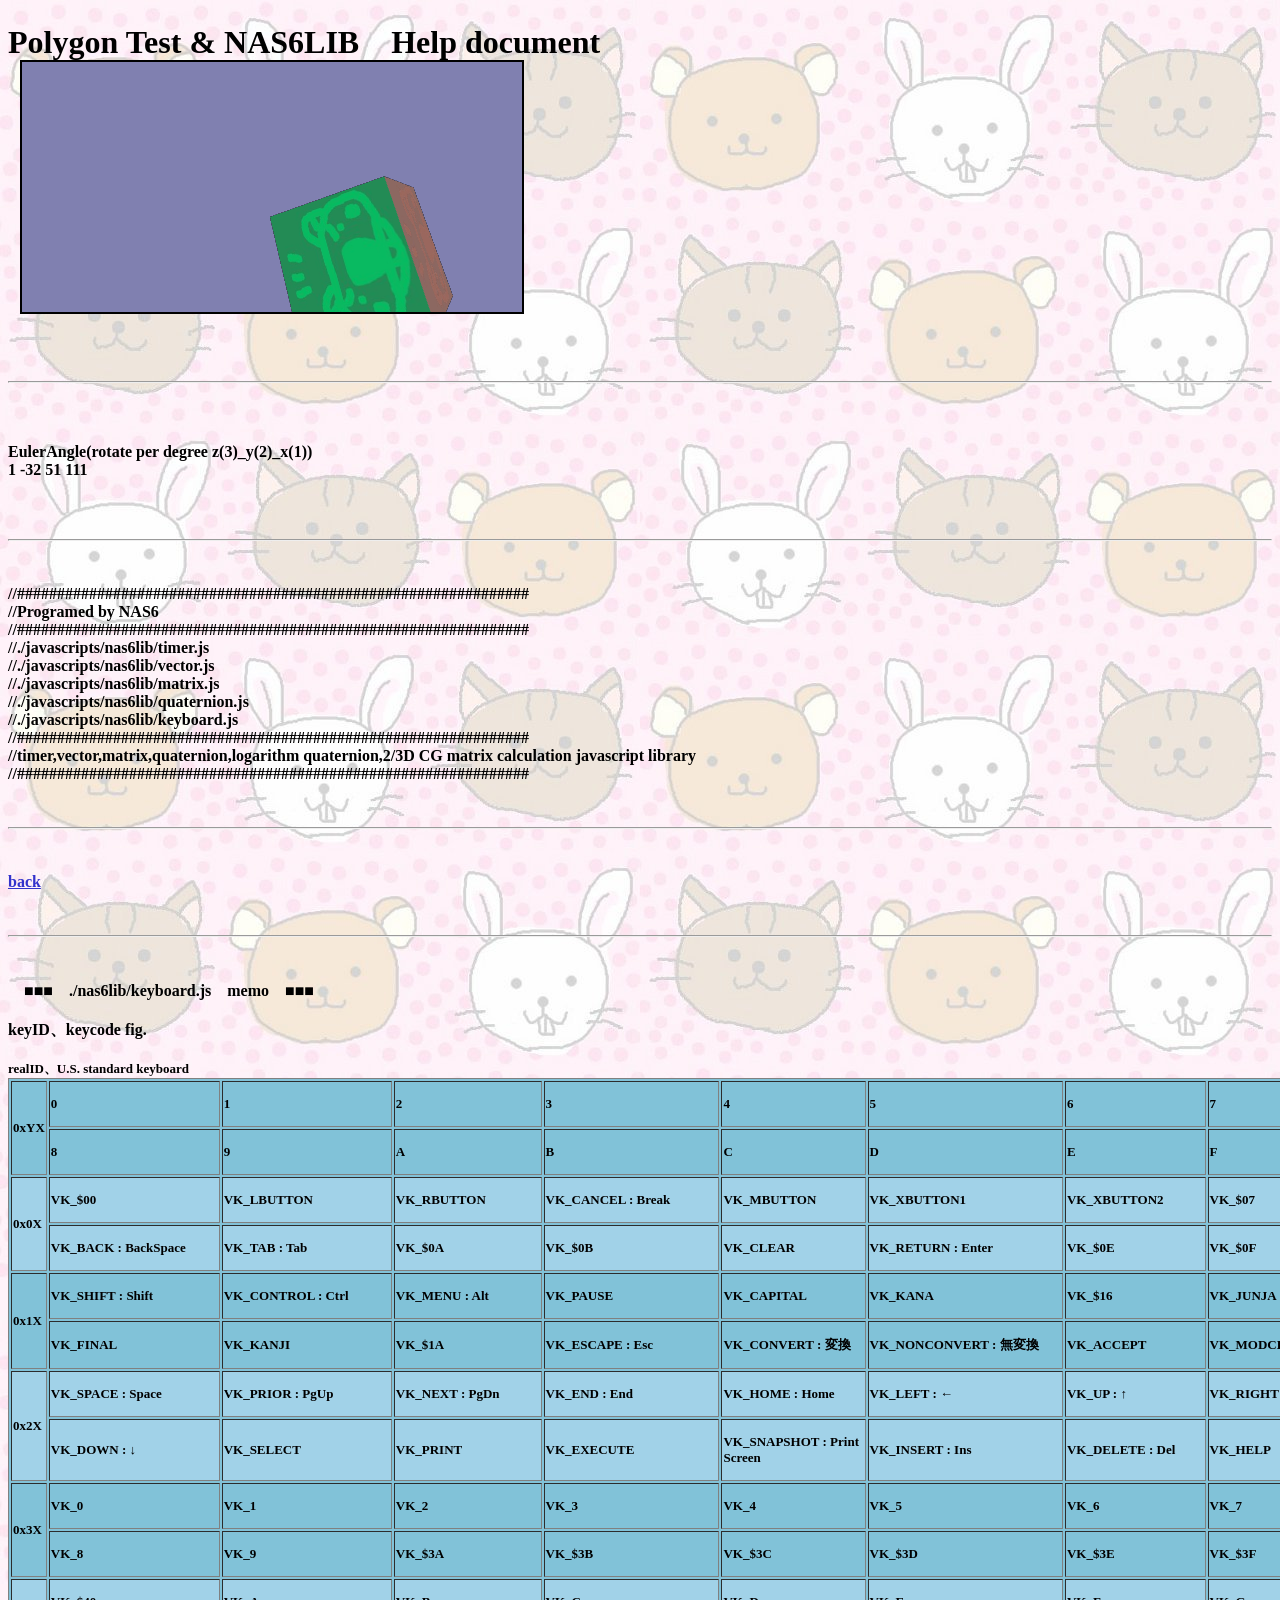
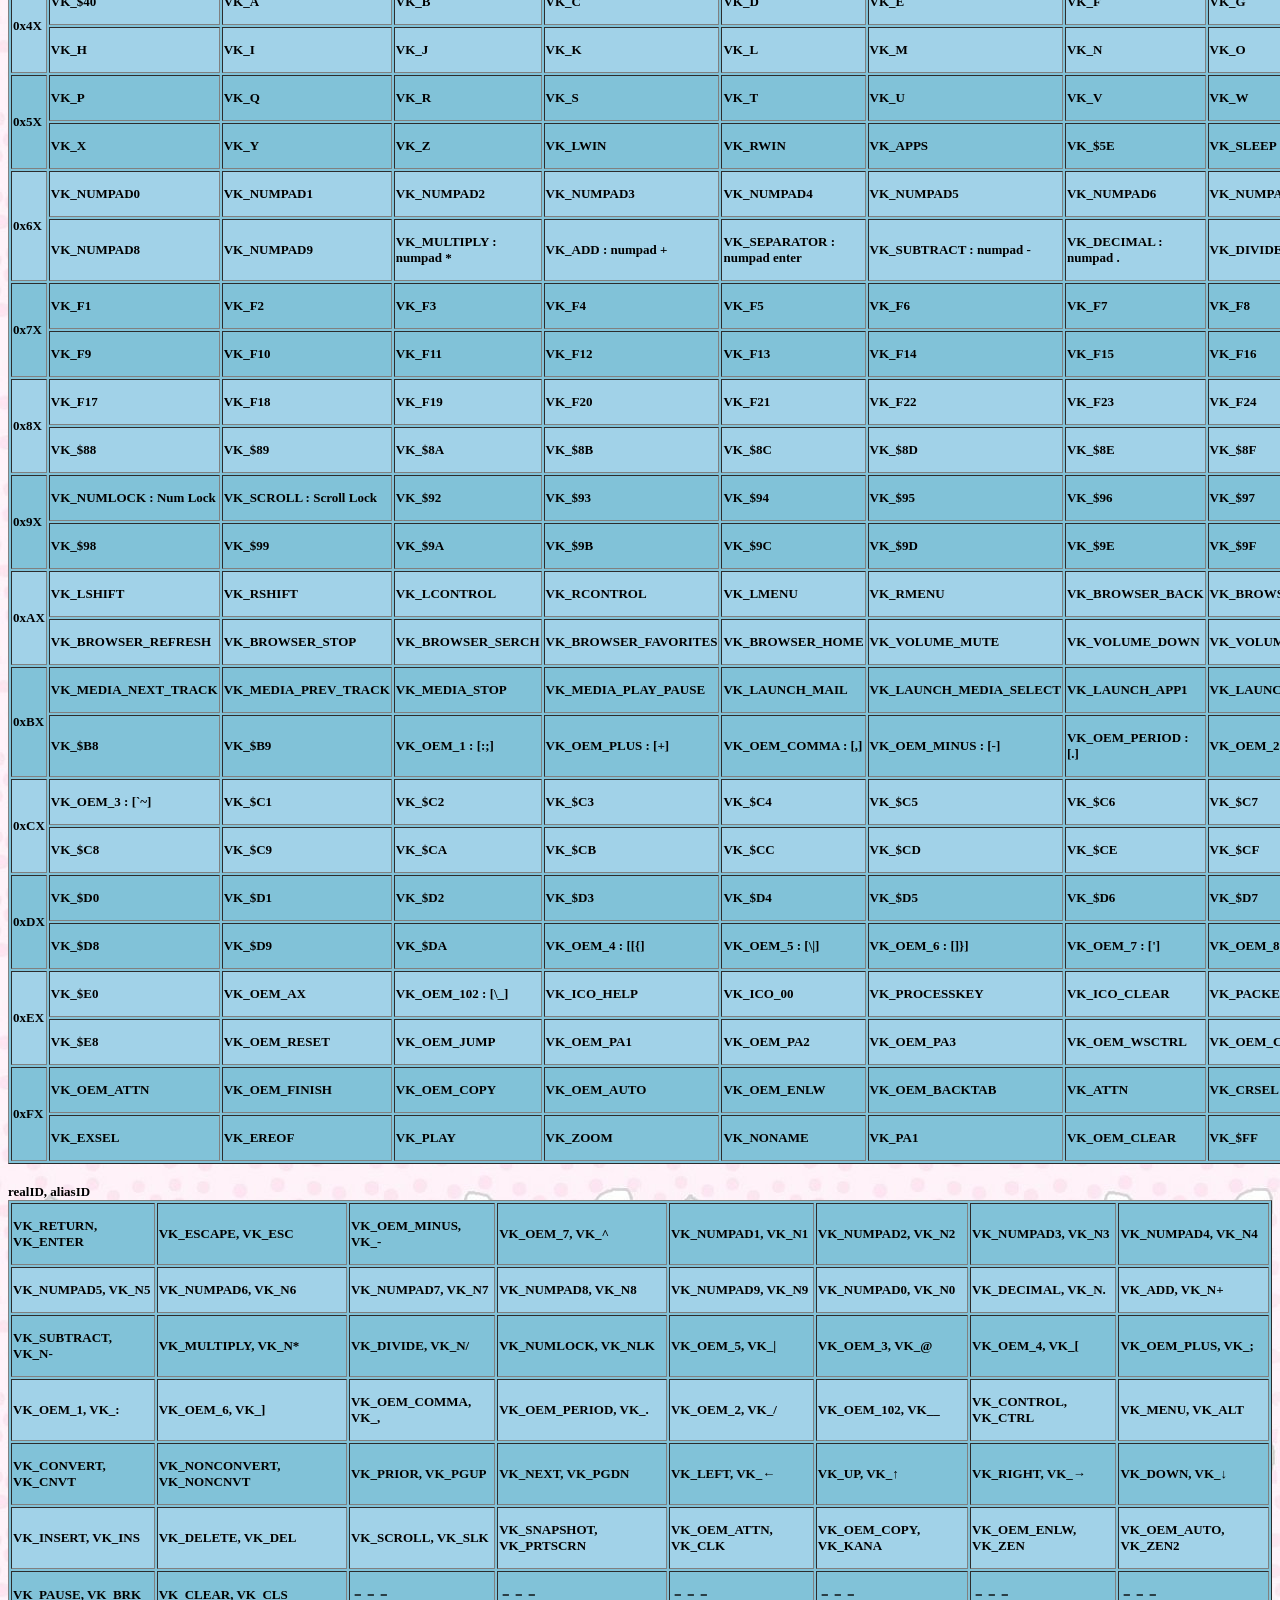
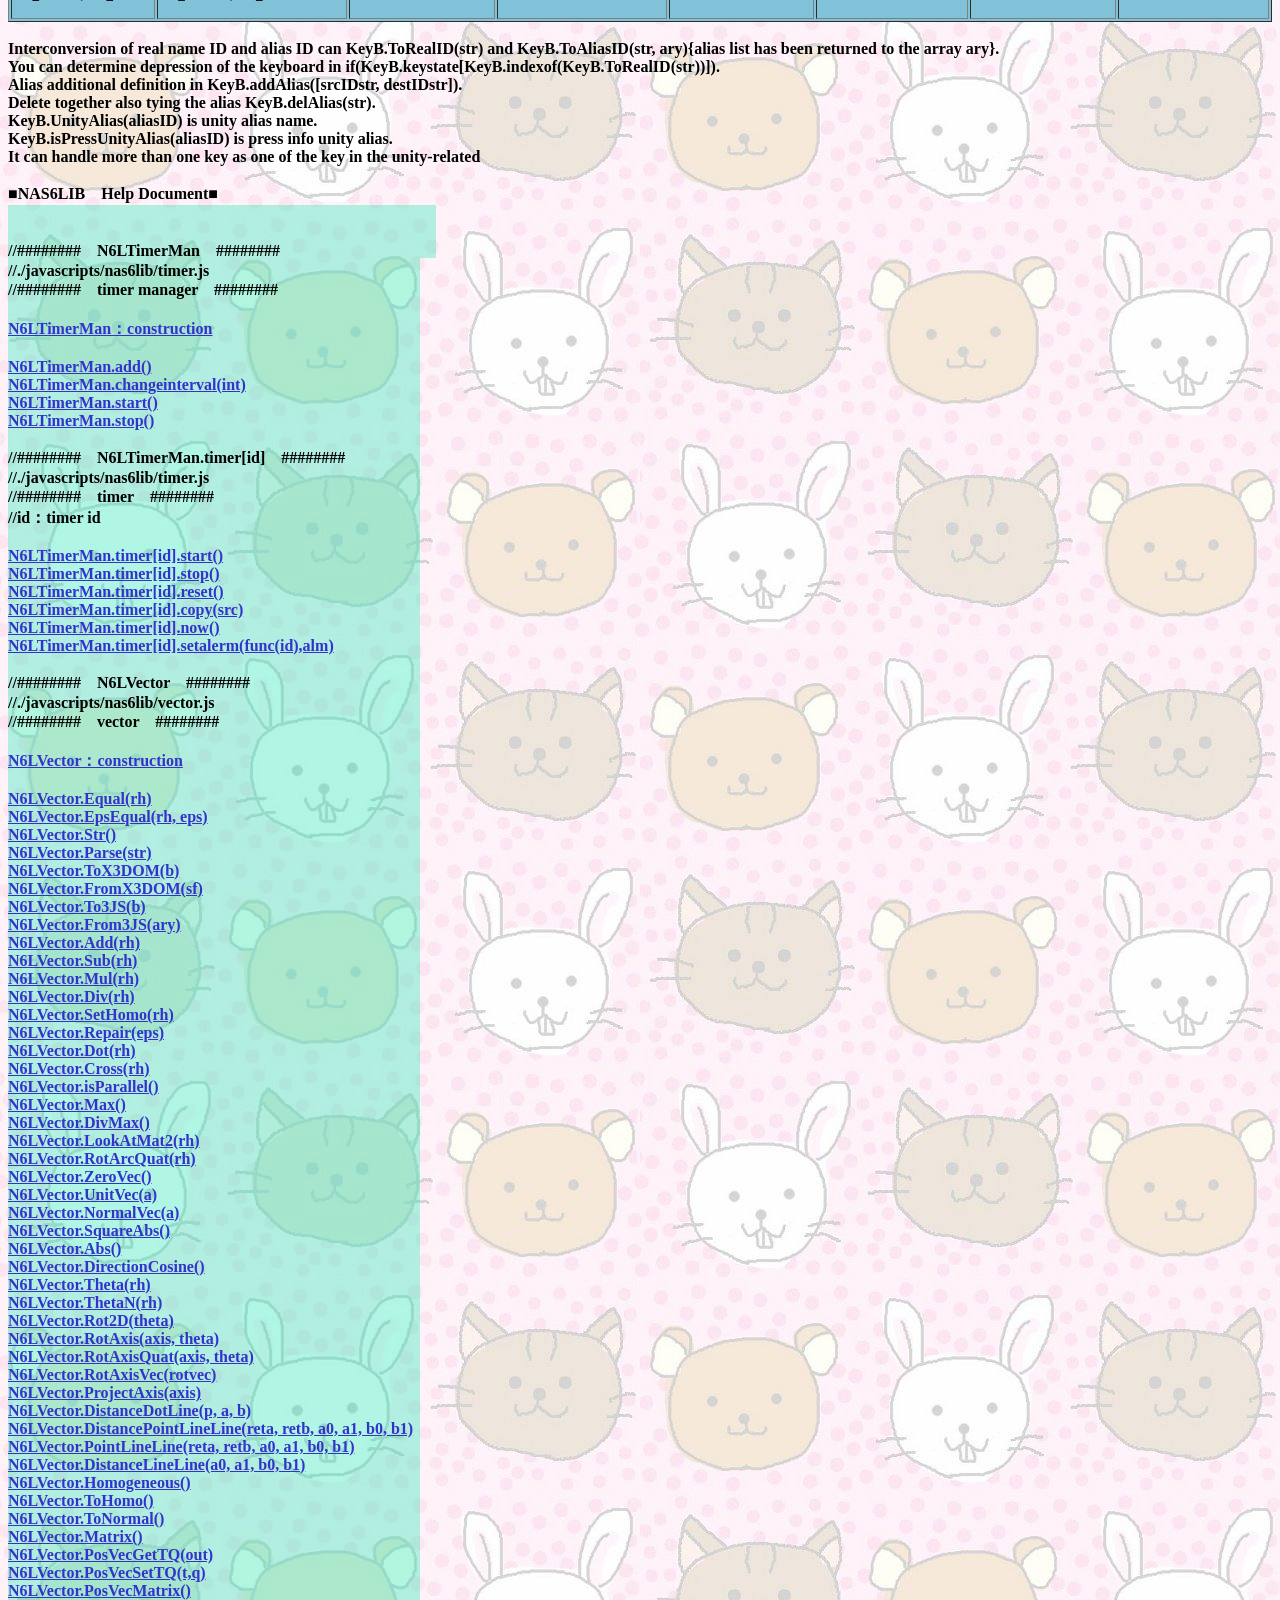
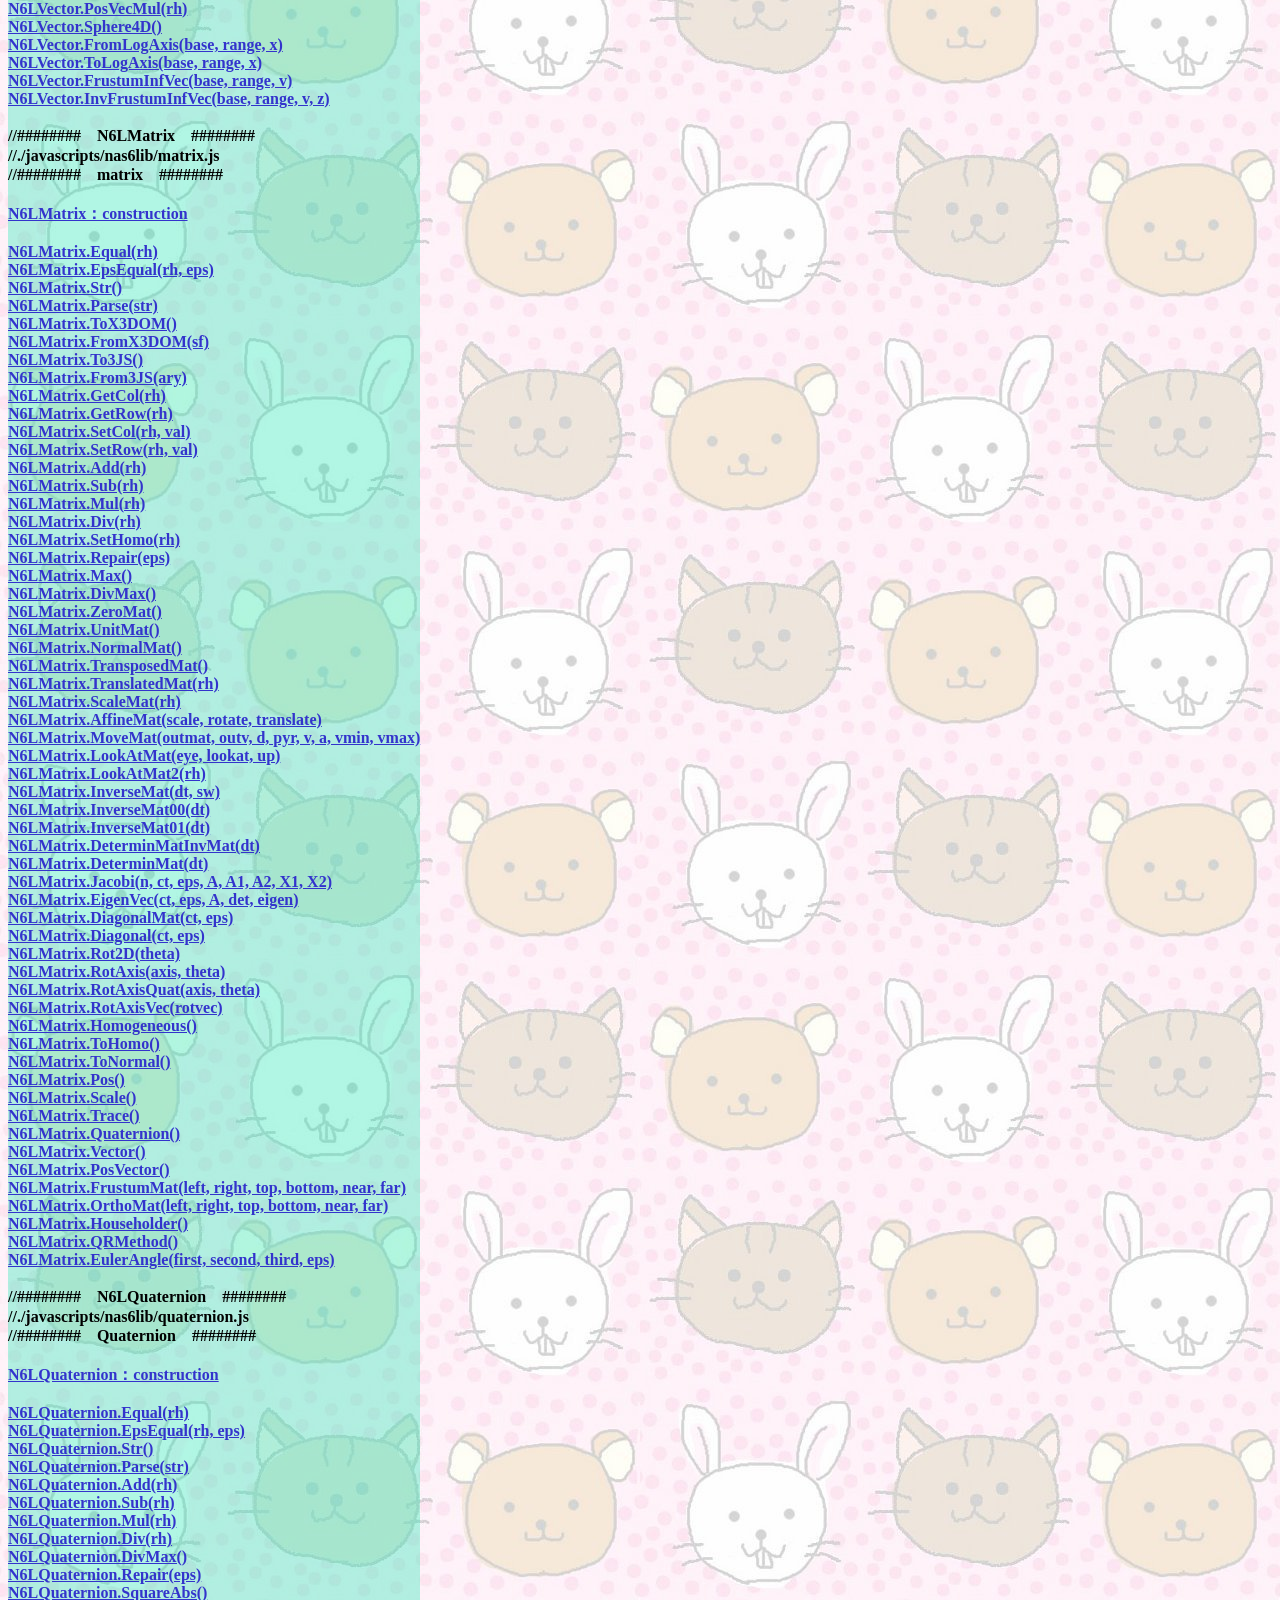
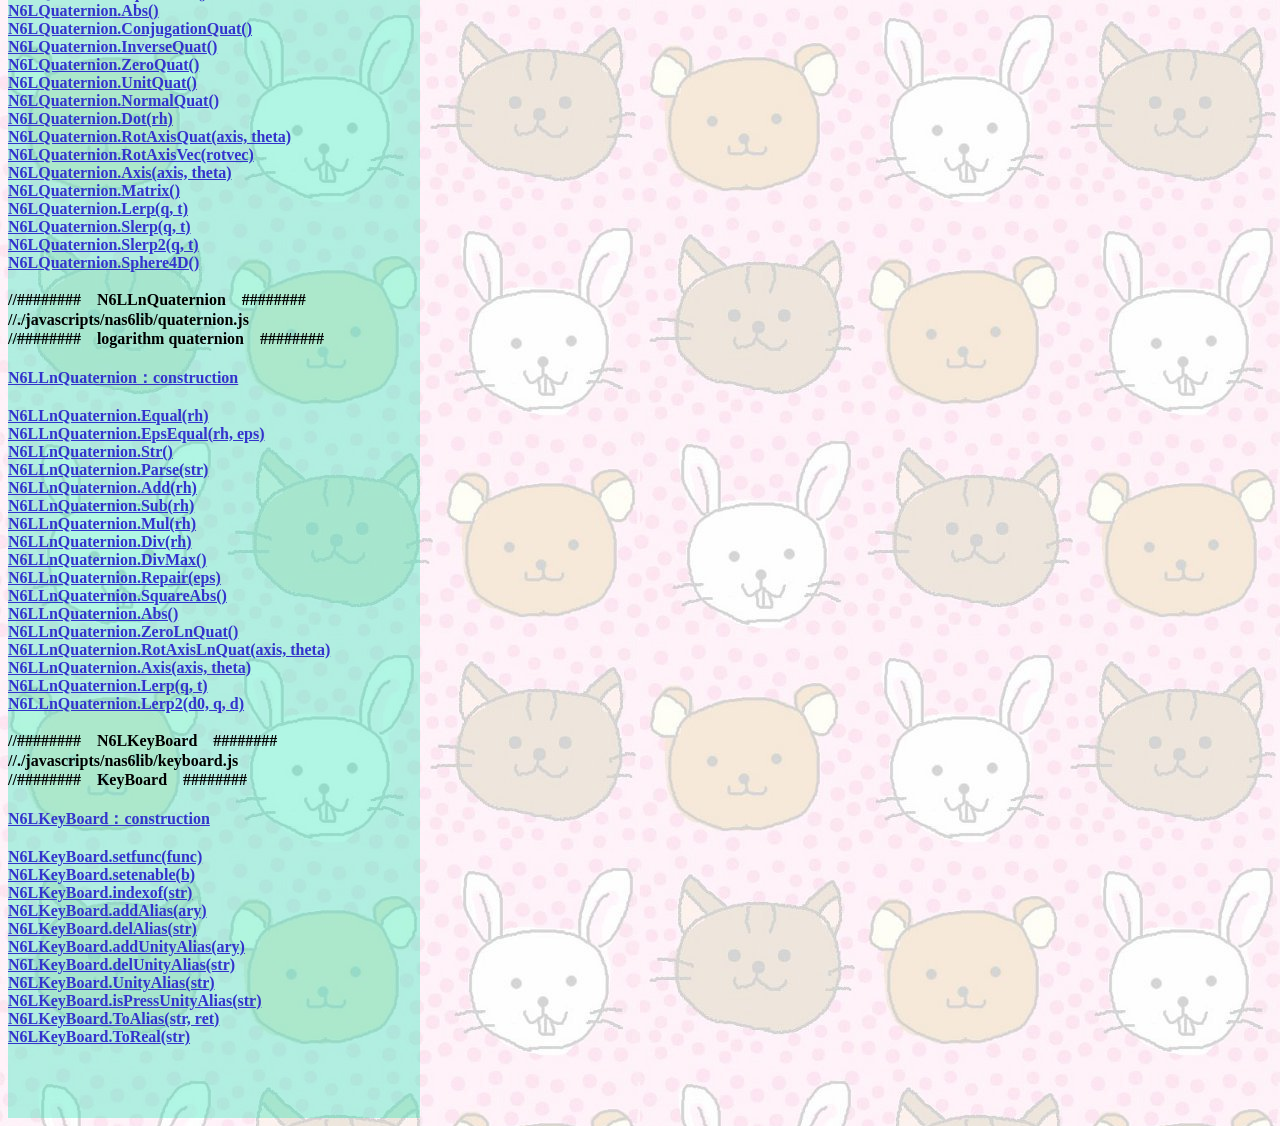
<file: testpoly_english.htm>
﻿<!DOCTYPE html>
<html lang="en">
<head>
<!-- Google tag (gtag.js) -->
<script async src="https://www.googletagmanager.com/gtag/js?id=G-QPTP4QSV32"></script>
<script>
  window.dataLayer = window.dataLayer || [];
  function gtag(){dataLayer.push(arguments);}
  gtag('js', new Date());

  gtag('config', 'G-QPTP4QSV32');
</script>
<title>Polygon Test & NAS6LIB　Help Document</title>
<meta http-equiv="X-UA-Compatible" content="IE=edge">
<meta http-equiv="Content-Type" content="text/html; charset=UTF-8">
<meta http-equiv="Content-Style-Type" content="text/css">
<meta http-equiv="Content-Script-Type" content="text/javascript">

<script language="JavaScript" type="text/javascript" src="./javascripts/x3dom/jquery-2.1.4.min.js" ></script>
<link rel='stylesheet' type='text/css' href='./javascripts/x3dom/x3dom.css'>
<script language="JavaScript" type='text/javascript' src='./javascripts/x3dom/x3dom.js'> </script>
<link rel='stylesheet' type='text/css' href='./javascripts/x3dom/x3dom.css'>


<script language="JavaScript" type="text/javascript" src="./javascripts/nas6lib/timer.js"></script>
<script language="JavaScript" type="text/javascript" src="./javascripts/nas6lib/vector.js"></script>
<script language="JavaScript" type="text/javascript" src="./javascripts/nas6lib/matrix.js"></script>
<script language="JavaScript" type="text/javascript" src="./javascripts/nas6lib/quaternion.js"></script>
<script language="JavaScript" type="text/javascript" src="./javascripts_english/nas6/help.js"></script>
<script language="JavaScript" type="text/javascript" src="./javascripts/nas6/testpoly.js"></script>


<style>
article, aside, dialog, figure, footer, header,
hgroup, menu, nav, section { display: block; }
#x3dabs{
    position: absolute;
    float: left;
    top: 60px;
    left: 20px;
    background:#8080b0;
    border: 2px #000000 solid;
}
</style>
</head>
<body text="black" link="#3333cc" vlink="#663399" alink="#cc0000" bgcolor="#faebf1" background="./img/kumausagineko.jpg">
<b>
<h1>Polygon Test & NAS6LIB　Help document</h1>

<div style = 'width:500px; height:250px; border: 0px; overflow:hidden;'>

<x3d id='x3dabs' width='500px' height='250px'>
    <scene>
        <Viewpoint id='viewp001' position='0 3 20' orientation='0 1 0 0' description='camera'></Viewpoint>
<!--
        <Viewpoint id='viewp001' position='0 0 200' orientation='0 1 0 0' description='camera'></Viewpoint>
        <navigationInfo type='"none"' id="navType"></navigationInfo>
//-->


	<directionalLight id="directional" direction='1 -1 1' on ="TRUE" intensity='1.0' shadowIntensity='0.0'></directionalLight> 
	
        <Transform center='0 0 0' translation='0 0 8' id='box0' DEF='box0'>
            <Transform rotation='0 1 0 0' id='box1' DEF='box1'>

<!--
                <shape>
                    <appearance>
                        <ImageTexture  url="./img/koala.jpg"></ImageTexture>
                        <material diffuseColor='0.8 0.8 0.8'></material>
                    </appearance>
                    <Box size = '5 5 5'></Box>
                </shape>
//-->

                <Shape DEF='Front'>
                    <IndexedFaceSet coordIndex='0 4 5 1' texCoordIndex='0 1 2 3'>
                        <Coordinate DEF='Points' point='2.5 2.5 2.5 2.5 -2.5 2.5 2.5 -2.5 -2.5 2.5 2.5 -2.5 -2.5 2.5 2.5 -2.5 -2.5 2.5 -2.5 -2.5 -2.5 -2.5 2.5 -2.5'></Coordinate>
                        <TextureCoordinate DEF='DefaultTextureCoordinate' point='0 0 1 0 1 1 0 1'></TextureCoordinate>
                    </IndexedFaceSet>
                    <Appearance>
                        <ImageTexture  url="./img/koalaF.jpg"></ImageTexture>
                        <TextureTransform DEF='Rotate180' rotation='3.14'></TextureTransform>
                        <material diffuseColor='0.8 0.8 0.8'></material>
                    </Appearance>
                </Shape>
                <Shape DEF='Back'>
                    <IndexedFaceSet coordIndex='3 2 6 7' texCoordIndex='0 1 2 3'>
                        <Coordinate USE='Points'></Coordinate>
                        <TextureCoordinate USE='DefaultTextureCoordinate'></TextureCoordinate>
                    </IndexedFaceSet>
                    <Appearance>
                        <ImageTexture  url="./img/koala.jpg"></ImageTexture>
                        <TextureTransform DEF='RotateRight' rotation='-1.57'></TextureTransform>
                        <material diffuseColor='0.8 0.8 0.8'></material>
                    </Appearance>
                </Shape>
                <Shape DEF='Left'>
                    <IndexedFaceSet coordIndex='7 6 5 4' texCoordIndex='0 1 2 3'>
                        <Coordinate USE='Points'></Coordinate>
                        <TextureCoordinate USE='DefaultTextureCoordinate'></TextureCoordinate>
                    </IndexedFaceSet>
                    <Appearance>
                        <ImageTexture  url="./img/koala.jpg"></ImageTexture>
                        <TextureTransform USE='RotateRight'></TextureTransform>
                        <material diffuseColor='0.8 0.8 0.8'></material>
                    </Appearance>
                </Shape>
                <Shape DEF='Right'>
                    <IndexedFaceSet coordIndex='0 1 2 3' texCoordIndex='0 1 2 3'>
                        <Coordinate USE='Points'></Coordinate>
                        <TextureCoordinate USE='DefaultTextureCoordinate'></TextureCoordinate>
                    </IndexedFaceSet>
                    <Appearance>
                        <ImageTexture  url="./img/koala.jpg"></ImageTexture>
                        <TextureTransform USE='RotateRight'></TextureTransform>
                        <material diffuseColor='0.8 0.8 0.8'></material>
                    </Appearance>
                </Shape>
                <Shape DEF='Top'>
                    <IndexedFaceSet coordIndex='0 3 7 4' texCoordIndex='0 1 2 3'>
                        <Coordinate USE='Points'></Coordinate>
                        <TextureCoordinate USE='DefaultTextureCoordinate'></TextureCoordinate>
                    </IndexedFaceSet>
                    <Appearance>
                        <ImageTexture  url="./img/koala.jpg"></ImageTexture>
                        <TextureTransform DEF='RotateLeft' rotation='1.57'></TextureTransform>
                        <material diffuseColor='0.8 0.8 0.8'></material>
                    </Appearance>
                </Shape>
                <Shape DEF='Bottom'>
                    <IndexedFaceSet coordIndex='1 5 6 2' texCoordIndex='0 1 2 3'>
                        <Coordinate USE='Points'></Coordinate>
                        <TextureCoordinate USE='DefaultTextureCoordinate'></TextureCoordinate>
                    </IndexedFaceSet>
                    <Appearance>
                        <ImageTexture  url="./img/koala.jpg"></ImageTexture>
                        <TextureTransform USE='Rotate180'></TextureTransform>
                        <material diffuseColor='0.8 0.8 0.8'></material>
                    </Appearance>
                </Shape>

            </Transform>
        </Transform>
    </scene>
</x3d>

</div>

<font size="3">
<br>
<br>
</b>
<hr>
<b>
<br>
<br>
<p id='debug'>　</p>
<br>
<br>
</b>
<hr>
<b>
<br>
<br>
//################################################################<br>
//Programed by NAS6<br>
//################################################################<br>
//./javascripts/nas6lib/timer.js<br>
//./javascripts/nas6lib/vector.js<br>
//./javascripts/nas6lib/matrix.js<br>
//./javascripts/nas6lib/quaternion.js<br>
//./javascripts/nas6lib/keyboard.js<br>
//################################################################<br>
//timer,vector,matrix,quaternion,logarithm quaternion,2/3D CG matrix calculation javascript library<br>
//################################################################<br>
<br>
<br>
</b>
<hr>
<b>
<br>
<br>
<a href="./htm000.htm">back</a><br>
</b>
<br>
<br>
<hr>
<b>
<br>
<br>
　■■■　./nas6lib/keyboard.js　memo　■■■　<br>
<br>
keyID、keycode fig.<br>
<br>
<font size="2">
realID、U.S. standard keyboard<br>
<table border="1" bgcolor="#81c2d8">
<tbody>
<tr bgcolor="#81c2d8"><td rowspan="2"><p>0xYX</p></td><td><p>0</p></td><td><p>1</p></td><td><p>2</p></td><td><p>3</p></td><td><p>4</p></td><td><p>5</p></td><td><p>6</p></td><td><p>7</p></td></tr>
<tr bgcolor="#81c2d8"><td><p>8</p></td><td><p>9</p></td><td><p>A</p></td><td><p>B</p></td><td><p>C</p></td><td><p>D</p></td><td><p>E</p></td><td><p>F</p></td></tr>
<tr bgcolor="#a1d2e8"><td rowspan="2"><p>0x0X</p></td><td><p>VK_$00</p></td><td><p>VK_LBUTTON</p></td><td><p>VK_RBUTTON</p></td><td><p>VK_CANCEL : Break</p></td><td><p>VK_MBUTTON</p></td><td><p>VK_XBUTTON1</p></td><td><p>VK_XBUTTON2</p></td><td><p>VK_$07</p></td></tr>
<tr bgcolor="#a1d2e8"><td><p>VK_BACK : BackSpace</p></td><td><p>VK_TAB : Tab</p></td><td><p>VK_$0A</p></td><td><p>VK_$0B</p></td><td><p>VK_CLEAR</p></td><td><p>VK_RETURN : Enter</p></td><td><p>VK_$0E</p></td><td><p>VK_$0F</p></td></tr>
<tr bgcolor="#81c2d8"><td rowspan="2"><p>0x1X</p></td><td><p>VK_SHIFT : Shift</p></td><td><p>VK_CONTROL : Ctrl</p></td><td><p>VK_MENU : Alt</p></td><td><p>VK_PAUSE</p></td><td><p>VK_CAPITAL</p></td><td><p>VK_KANA</p></td><td><p>VK_$16</p></td><td><p>VK_JUNJA</p></td></tr>
<tr bgcolor="#81c2d8"><td><p>VK_FINAL</p></td><td><p>VK_KANJI</p></td><td><p>VK_$1A</p></td><td><p>VK_ESCAPE : Esc</p></td><td><p>VK_CONVERT : 変換</p></td><td><p>VK_NONCONVERT : 無変換</p></td><td><p>VK_ACCEPT</p></td><td><p>VK_MODCHANGE</p></td></tr>
<tr bgcolor="#a1d2e8"><td rowspan="2"><p>0x2X</p></td><td><p>VK_SPACE : Space</p></td><td><p>VK_PRIOR : PgUp</p></td><td><p>VK_NEXT : PgDn</p></td><td><p>VK_END : End</p></td><td><p>VK_HOME : Home</p></td><td><p>VK_LEFT : ←</p></td><td><p>VK_UP : ↑</p></td><td><p>VK_RIGHT : →</p></td></tr>
<tr bgcolor="#a1d2e8"><td><p>VK_DOWN : ↓</p></td><td><p>VK_SELECT</p></td><td><p>VK_PRINT</p></td><td><p>VK_EXECUTE</p></td><td><p>VK_SNAPSHOT : Print Screen</p></td><td><p>VK_INSERT : Ins</p></td><td><p>VK_DELETE : Del</p></td><td><p>VK_HELP</p></td></tr>
<tr bgcolor="#81c2d8"><td rowspan="2"><p>0x3X</p></td><td><p>VK_0</p></td><td><p>VK_1</p></td><td><p>VK_2</p></td><td><p>VK_3</p></td><td><p>VK_4</p></td><td><p>VK_5</p></td><td><p>VK_6</p></td><td><p>VK_7</p></td></tr>
<tr bgcolor="#81c2d8"><td><p>VK_8</p></td><td><p>VK_9</p></td><td><p>VK_$3A</p></td><td><p>VK_$3B</p></td><td><p>VK_$3C</p></td><td><p>VK_$3D</p></td><td><p>VK_$3E</p></td><td><p>VK_$3F</p></td></tr>
<tr bgcolor="#a1d2e8"><td rowspan="2"><p>0x4X</p></td><td><p>VK_$40</p></td><td><p>VK_A</p></td><td><p>VK_B</p></td><td><p>VK_C</p></td><td><p>VK_D</p></td><td><p>VK_E</p></td><td><p>VK_F</p></td><td><p>VK_G</p></td></tr>
<tr bgcolor="#a1d2e8"><td><p>VK_H</p></td><td><p>VK_I</p></td><td><p>VK_J</p></td><td><p>VK_K</p></td><td><p>VK_L</p></td><td><p>VK_M</p></td><td><p>VK_N</p></td><td><p>VK_O</p></td></tr>
<tr bgcolor="#81c2d8"><td rowspan="2"><p>0x5X</p></td><td><p>VK_P</p></td><td><p>VK_Q</p></td><td><p>VK_R</p></td><td><p>VK_S</p></td><td><p>VK_T</p></td><td><p>VK_U</p></td><td><p>VK_V</p></td><td><p>VK_W</p></td></tr>
<tr bgcolor="#81c2d8"><td><p>VK_X</p></td><td><p>VK_Y</p></td><td><p>VK_Z</p></td><td><p>VK_LWIN</p></td><td><p>VK_RWIN</p></td><td><p>VK_APPS</p></td><td><p>VK_$5E</p></td><td><p>VK_SLEEP</p></td></tr>
<tr bgcolor="#a1d2e8"><td rowspan="2"><p>0x6X</p></td><td><p>VK_NUMPAD0</p></td><td><p>VK_NUMPAD1</p></td><td><p>VK_NUMPAD2</p></td><td><p>VK_NUMPAD3</p></td><td><p>VK_NUMPAD4</p></td><td><p>VK_NUMPAD5</p></td><td><p>VK_NUMPAD6</p></td><td><p>VK_NUMPAD7</p></td></tr>
<tr bgcolor="#a1d2e8"><td><p>VK_NUMPAD8</p></td><td><p>VK_NUMPAD9</p></td><td><p>VK_MULTIPLY : numpad *</p></td><td><p>VK_ADD : numpad +</p></td><td><p>VK_SEPARATOR : numpad enter</p></td><td><p>VK_SUBTRACT : numpad -</p></td><td><p>VK_DECIMAL : numpad .</p></td><td><p>VK_DIVIDE : numpad /</p></td></tr>
<tr bgcolor="#81c2d8"><td rowspan="2"><p>0x7X</p></td><td><p>VK_F1</p></td><td><p>VK_F2</p></td><td><p>VK_F3</p></td><td><p>VK_F4</p></td><td><p>VK_F5</p></td><td><p>VK_F6</p></td><td><p>VK_F7</p></td><td><p>VK_F8</p></td></tr>
<tr bgcolor="#81c2d8"><td><p>VK_F9</p></td><td><p>VK_F10</p></td><td><p>VK_F11</p></td><td><p>VK_F12</p></td><td><p>VK_F13</p></td><td><p>VK_F14</p></td><td><p>VK_F15</p></td><td><p>VK_F16</p></td></tr>
<tr bgcolor="#a1d2e8"><td rowspan="2"><p>0x8X</p></td><td><p>VK_F17</p></td><td><p>VK_F18</p></td><td><p>VK_F19</p></td><td><p>VK_F20</p></td><td><p>VK_F21</p></td><td><p>VK_F22</p></td><td><p>VK_F23</p></td><td><p>VK_F24</p></td></tr>
<tr bgcolor="#a1d2e8"><td><p>VK_$88</p></td><td><p>VK_$89</p></td><td><p>VK_$8A</p></td><td><p>VK_$8B</p></td><td><p>VK_$8C</p></td><td><p>VK_$8D</p></td><td><p>VK_$8E</p></td><td><p>VK_$8F</p></td></tr>
<tr bgcolor="#81c2d8"><td rowspan="2"><p>0x9X</p></td><td><p>VK_NUMLOCK : Num Lock</p></td><td><p>VK_SCROLL : Scroll Lock</p></td><td><p>VK_$92</p></td><td><p>VK_$93</p></td><td><p>VK_$94</p></td><td><p>VK_$95</p></td><td><p>VK_$96</p></td><td><p>VK_$97</p></td></tr>
<tr bgcolor="#81c2d8"><td><p>VK_$98</p></td><td><p>VK_$99</p></td><td><p>VK_$9A</p></td><td><p>VK_$9B</p></td><td><p>VK_$9C</p></td><td><p>VK_$9D</p></td><td><p>VK_$9E</p></td><td><p>VK_$9F</p></td></tr>
<tr bgcolor="#a1d2e8"><td rowspan="2"><p>0xAX</p></td><td><p>VK_LSHIFT</p></td><td><p>VK_RSHIFT</p></td><td><p>VK_LCONTROL</p></td><td><p>VK_RCONTROL</p></td><td><p>VK_LMENU</p></td><td><p>VK_RMENU</p></td><td><p>VK_BROWSER_BACK</p></td><td><p>VK_BROWSER_FORWARD</p></td></tr>
<tr bgcolor="#a1d2e8"><td><p>VK_BROWSER_REFRESH</p></td><td><p>VK_BROWSER_STOP</p></td><td><p>VK_BROWSER_SERCH</p></td><td><p>VK_BROWSER_FAVORITES</p></td><td><p>VK_BROWSER_HOME</p></td><td><p>VK_VOLUME_MUTE</p></td><td><p>VK_VOLUME_DOWN</p></td><td><p>VK_VOLUME_UP</p></td></tr>
<tr bgcolor="#81c2d8"><td rowspan="2"><p>0xBX</p></td><td><p>VK_MEDIA_NEXT_TRACK</p></td><td><p>VK_MEDIA_PREV_TRACK</p></td><td><p>VK_MEDIA_STOP</p></td><td><p>VK_MEDIA_PLAY_PAUSE</p></td><td><p>VK_LAUNCH_MAIL</p></td><td><p>VK_LAUNCH_MEDIA_SELECT</p></td><td><p>VK_LAUNCH_APP1</p></td><td><p>VK_LAUNCH_APP2</p></td></tr>
<tr bgcolor="#81c2d8"><td><p>VK_$B8</p></td><td><p>VK_$B9</p></td><td><p>VK_OEM_1 : [:;]</p></td><td><p>VK_OEM_PLUS : [+]</p></td><td><p>VK_OEM_COMMA : [,]</p></td><td><p>VK_OEM_MINUS : [-]</p></td><td><p>VK_OEM_PERIOD : [.]</p></td><td><p>VK_OEM_2 : [/?]</p></td></tr>
<tr bgcolor="#a1d2e8"><td rowspan="2"><p>0xCX</p></td><td><p>VK_OEM_3 : [`~]</p></td><td><p>VK_$C1</p></td><td><p>VK_$C2</p></td><td><p>VK_$C3</p></td><td><p>VK_$C4</p></td><td><p>VK_$C5</p></td><td><p>VK_$C6</p></td><td><p>VK_$C7</p></td></tr>
<tr bgcolor="#a1d2e8"><td><p>VK_$C8</p></td><td><p>VK_$C9</p></td><td><p>VK_$CA</p></td><td><p>VK_$CB</p></td><td><p>VK_$CC</p></td><td><p>VK_$CD</p></td><td><p>VK_$CE</p></td><td><p>VK_$CF</p></td></tr>
<tr bgcolor="#81c2d8"><td rowspan="2"><p>0xDX</p></td><td><p>VK_$D0</p></td><td><p>VK_$D1</p></td><td><p>VK_$D2</p></td><td><p>VK_$D3</p></td><td><p>VK_$D4</p></td><td><p>VK_$D5</p></td><td><p>VK_$D6</p></td><td><p>VK_$D7</p></td></tr>
<tr bgcolor="#81c2d8"><td><p>VK_$D8</p></td><td><p>VK_$D9</p></td><td><p>VK_$DA</p></td><td><p>VK_OEM_4 : [[{]</p></td><td><p>VK_OEM_5 : [\|]</p></td><td><p>VK_OEM_6 : []}]</p></td><td><p>VK_OEM_7 : [']</p></td><td><p>VK_OEM_8</p></td></tr>
<tr bgcolor="#a1d2e8"><td rowspan="2"><p>0xEX</p></td><td><p>VK_$E0</p></td><td><p>VK_OEM_AX</p></td><td><p>VK_OEM_102 : [\_]</p></td><td><p>VK_ICO_HELP</p></td><td><p>VK_ICO_00</p></td><td><p>VK_PROCESSKEY</p></td><td><p>VK_ICO_CLEAR</p></td><td><p>VK_PACKET</p></td></tr>
<tr bgcolor="#a1d2e8"><td><p>VK_$E8</p></td><td><p>VK_OEM_RESET</p></td><td><p>VK_OEM_JUMP</p></td><td><p>VK_OEM_PA1</p></td><td><p>VK_OEM_PA2</p></td><td><p>VK_OEM_PA3</p></td><td><p>VK_OEM_WSCTRL</p></td><td><p>VK_OEM_CUSEL</p></td></tr>
<tr bgcolor="#81c2d8"><td rowspan="2"><p>0xFX</p></td><td><p>VK_OEM_ATTN</p></td><td><p>VK_OEM_FINISH</p></td><td><p>VK_OEM_COPY</p></td><td><p>VK_OEM_AUTO</p></td><td><p>VK_OEM_ENLW</p></td><td><p>VK_OEM_BACKTAB</p></td><td><p>VK_ATTN</p></td><td><p>VK_CRSEL</p></td></tr>
<tr bgcolor="#81c2d8"><td><p>VK_EXSEL</p></td><td><p>VK_EREOF</p></td><td><p>VK_PLAY</p></td><td><p>VK_ZOOM</p></td><td><p>VK_NONAME</p></td><td><p>VK_PA1</p></td><td><p>VK_OEM_CLEAR</p></td><td><p>VK_$FF</p></td></tr>
</tbody>
</table>
<br>
realID, aliasID<br>
<table border="1" bgcolor="#81c2d8">
<tbody>
<tr bgcolor="#81c2d8"><td><p>VK_RETURN, VK_ENTER</p></td><td><p>VK_ESCAPE, VK_ESC</p></td><td><p>VK_OEM_MINUS, VK_-</p></td><td><p>VK_OEM_7, VK_^</p></td><td><p>VK_NUMPAD1, VK_N1</p></td><td><p>VK_NUMPAD2, VK_N2</p></td><td><p>VK_NUMPAD3, VK_N3</p></td><td><p>VK_NUMPAD4, VK_N4</p></td></tr>
<tr bgcolor="#a1d2e8"><td><p>VK_NUMPAD5, VK_N5</p></td><td><p>VK_NUMPAD6, VK_N6</p></td><td><p>VK_NUMPAD7, VK_N7</p></td><td><p>VK_NUMPAD8, VK_N8</p></td><td><p>VK_NUMPAD9, VK_N9</p></td><td><p>VK_NUMPAD0, VK_N0</p></td><td><p>VK_DECIMAL, VK_N.</p></td><td><p>VK_ADD, VK_N+</p></td></tr>
<tr bgcolor="#81c2d8"><td><p>VK_SUBTRACT, VK_N-</p></td><td><p>VK_MULTIPLY, VK_N*</p></td><td><p>VK_DIVIDE, VK_N/</p></td><td><p>VK_NUMLOCK, VK_NLK</p></td><td><p>VK_OEM_5, VK_|</p></td><td><p>VK_OEM_3, VK_@</p></td><td><p>VK_OEM_4, VK_[</p></td><td><p>VK_OEM_PLUS, VK_;</p></td></tr>
<tr bgcolor="#a1d2e8"><td><p>VK_OEM_1, VK_:</p></td><td><p>VK_OEM_6, VK_]</p></td><td><p>VK_OEM_COMMA, VK_,</p></td><td><p>VK_OEM_PERIOD, VK_.</p></td><td><p>VK_OEM_2, VK_/</p></td><td><p>VK_OEM_102, VK__</p></td><td><p>VK_CONTROL, VK_CTRL</p></td><td><p>VK_MENU, VK_ALT</p></td></tr>
<tr bgcolor="#81c2d8"><td><p>VK_CONVERT, VK_CNVT</p></td><td><p>VK_NONCONVERT, VK_NONCNVT</p></td><td><p>VK_PRIOR, VK_PGUP</p></td><td><p>VK_NEXT, VK_PGDN</p></td><td><p>VK_LEFT, VK_←</p></td><td><p>VK_UP, VK_↑</p></td><td><p>VK_RIGHT, VK_→</p></td><td><p>VK_DOWN, VK_↓</p></td></tr>
<tr bgcolor="#a1d2e8"><td><p>VK_INSERT, VK_INS</p></td><td><p>VK_DELETE, VK_DEL</p></td><td><p>VK_SCROLL, VK_SLK</p></td><td><p>VK_SNAPSHOT, VK_PRTSCRN</p></td><td><p>VK_OEM_ATTN, VK_CLK</p></td><td><p>VK_OEM_COPY, VK_KANA</p></td><td><p>VK_OEM_ENLW, VK_ZEN</p></td><td><p>VK_OEM_AUTO, VK_ZEN2</p></td></tr>
<tr bgcolor="#81c2d8"><td><p>VK_PAUSE, VK_BRK</p></td><td><p>VK_CLEAR, VK_CLS</p></td><td><p>－－－</p></td><td><p>－－－</p></td><td><p>－－－</p></td><td><p>－－－</p></td><td><p>－－－</p></td><td><p>－－－</p></td></tr>
</tbody>
</table>
</font>
<br>
Interconversion of real name ID and alias ID can KeyB.ToRealID(str) and KeyB.ToAliasID(str, ary){alias list has been returned to the array ary}.<br>
You can determine depression of the keyboard in if(KeyB.keystate[KeyB.indexof(KeyB.ToRealID(str))]).<br>
Alias additional definition in KeyB.addAlias([srcIDstr, destIDstr]).<br>
Delete together also tying the alias KeyB.delAlias(str).<br>
KeyB.UnityAlias(aliasID) is unity alias name.<br>
KeyB.isPressUnityAlias(aliasID) is press info unity alias.<br>
It can handle more than one key as one of the key in the unity-related<br>
<br>
<a name="helptop">■NAS6LIB　Help Document■</a><br>
<div width="300px" style="float :left; background-image:url(./img/grntrns.png);">
<font col="white" size="3">
<br>
<br>
//########　N6LTimerMan　########<br>
//./javascripts/nas6lib/timer.js<br>
//########　timer manager　########<br>
<br>
<a href="./testpoly_english.htm#helptop" onclick="DispHelp(300);">N6LTimerMan：construction</a><br>
<br>
<a href="./testpoly_english.htm#helptop" onclick="DispHelp(301);">N6LTimerMan.add()</a><br>
<a href="./testpoly_english.htm#helptop" onclick="DispHelp(302);">N6LTimerMan.changeinterval(int)</a><br>
<a href="./testpoly_english.htm#helptop" onclick="DispHelp(303);">N6LTimerMan.start()</a><br>
<a href="./testpoly_english.htm#helptop" onclick="DispHelp(304);">N6LTimerMan.stop()</a><br>
<br>
//########　N6LTimerMan.timer[id]　########<br>
//./javascripts/nas6lib/timer.js<br>
//########　timer　########<br>
//id：timer id<br>
<br>
<a href="./testpoly_english.htm#helptop" onclick="DispHelp(351);">N6LTimerMan.timer[id].start()</a><br>
<a href="./testpoly_english.htm#helptop" onclick="DispHelp(352);">N6LTimerMan.timer[id].stop()</a><br>
<a href="./testpoly_english.htm#helptop" onclick="DispHelp(353);">N6LTimerMan.timer[id].reset()</a><br>
<a href="./testpoly_english.htm#helptop" onclick="DispHelp(354);">N6LTimerMan.timer[id].copy(src)</a><br>
<a href="./testpoly_english.htm#helptop" onclick="DispHelp(355);">N6LTimerMan.timer[id].now()</a><br>
<a href="./testpoly_english.htm#helptop" onclick="DispHelp(356);">N6LTimerMan.timer[id].setalerm(func(id),alm)</a><br>
<br>
//########　N6LVector　########<br>
//./javascripts/nas6lib/vector.js<br>
//########　vector　########<br>
<br>
<a href="./testpoly_english.htm#helptop" onclick="DispHelp(0);">N6LVector：construction</a><br>
<br>
<a href="./testpoly_english.htm#helptop" onclick="DispHelp(1);">N6LVector.Equal(rh)</a><br>
<a href="./testpoly_english.htm#helptop" onclick="DispHelp(37);">N6LVector.EpsEqual(rh, eps)</a><br>
<a href="./testpoly_english.htm#helptop" onclick="DispHelp(39);">N6LVector.Str()</a><br>
<a href="./testpoly_english.htm#helptop" onclick="DispHelp(40);">N6LVector.Parse(str)</a><br>
<a href="./testpoly_english.htm#helptop" onclick="DispHelp(41);">N6LVector.ToX3DOM(b)</a><br>
<a href="./testpoly_english.htm#helptop" onclick="DispHelp(42);">N6LVector.FromX3DOM(sf)</a><br>
<a href="./testpoly_english.htm#helptop" onclick="DispHelp(50);">N6LVector.To3JS(b)</a><br>
<a href="./testpoly_english.htm#helptop" onclick="DispHelp(51);">N6LVector.From3JS(ary)</a><br>
<a href="./testpoly_english.htm#helptop" onclick="DispHelp(2);">N6LVector.Add(rh)</a><br>
<a href="./testpoly_english.htm#helptop" onclick="DispHelp(3);">N6LVector.Sub(rh)</a><br>
<a href="./testpoly_english.htm#helptop" onclick="DispHelp(4);">N6LVector.Mul(rh)</a><br>
<a href="./testpoly_english.htm#helptop" onclick="DispHelp(5);">N6LVector.Div(rh)</a><br>
<a href="./testpoly_english.htm#helptop" onclick="DispHelp(34);">N6LVector.SetHomo(rh)</a><br>
<a href="./testpoly_english.htm#helptop" onclick="DispHelp(38);">N6LVector.Repair(eps)</a><br>
<a href="./testpoly_english.htm#helptop" onclick="DispHelp(6);">N6LVector.Dot(rh)</a><br>
<a href="./testpoly_english.htm#helptop" onclick="DispHelp(7);">N6LVector.Cross(rh)</a><br>
<a href="./testpoly_english.htm#helptop" onclick="DispHelp(35);">N6LVector.isParallel()</a><br>
<a href="./testpoly_english.htm#helptop" onclick="DispHelp(36);">N6LVector.Max()</a><br>
<a href="./testpoly_english.htm#helptop" onclick="DispHelp(43);">N6LVector.DivMax()</a><br>
<a href="./testpoly_english.htm#helptop" onclick="DispHelp(44);">N6LVector.LookAtMat2(rh)</a><br>
<a href="./testpoly_english.htm#helptop" onclick="DispHelp(45);">N6LVector.RotArcQuat(rh)</a><br>
<a href="./testpoly_english.htm#helptop" onclick="DispHelp(8);">N6LVector.ZeroVec()</a><br>
<a href="./testpoly_english.htm#helptop" onclick="DispHelp(9);">N6LVector.UnitVec(a)</a><br>
<a href="./testpoly_english.htm#helptop" onclick="DispHelp(10);">N6LVector.NormalVec(a)</a><br>
<a href="./testpoly_english.htm#helptop" onclick="DispHelp(11);">N6LVector.SquareAbs()</a><br>
<a href="./testpoly_english.htm#helptop" onclick="DispHelp(12);">N6LVector.Abs()</a><br>
<a href="./testpoly_english.htm#helptop" onclick="DispHelp(13);">N6LVector.DirectionCosine()</a><br>
<a href="./testpoly_english.htm#helptop" onclick="DispHelp(14);">N6LVector.Theta(rh)</a><br>
<a href="./testpoly_english.htm#helptop" onclick="DispHelp(15);">N6LVector.ThetaN(rh)</a><br>
<a href="./testpoly_english.htm#helptop" onclick="DispHelp(16);">N6LVector.Rot2D(theta)</a><br>
<a href="./testpoly_english.htm#helptop" onclick="DispHelp(17);">N6LVector.RotAxis(axis, theta)</a><br>
<a href="./testpoly_english.htm#helptop" onclick="DispHelp(18);">N6LVector.RotAxisQuat(axis, theta)</a><br>
<a href="./testpoly_english.htm#helptop" onclick="DispHelp(33);">N6LVector.RotAxisVec(rotvec)</a><br>
<a href="./testpoly_english.htm#helptop" onclick="DispHelp(19);">N6LVector.ProjectAxis(axis)</a><br>
<a href="./testpoly_english.htm#helptop" onclick="DispHelp(20);">N6LVector.DistanceDotLine(p, a, b)</a><br>
<a href="./testpoly_english.htm#helptop" onclick="DispHelp(21);">N6LVector.DistancePointLineLine(reta, retb, a0, a1, b0, b1)</a><br>
<a href="./testpoly_english.htm#helptop" onclick="DispHelp(22);">N6LVector.PointLineLine(reta, retb, a0, a1, b0, b1)</a><br>
<a href="./testpoly_english.htm#helptop" onclick="DispHelp(23);">N6LVector.DistanceLineLine(a0, a1, b0, b1)</a><br>
<a href="./testpoly_english.htm#helptop" onclick="DispHelp(24);">N6LVector.Homogeneous()</a><br>
<a href="./testpoly_english.htm#helptop" onclick="DispHelp(25);">N6LVector.ToHomo()</a><br>
<a href="./testpoly_english.htm#helptop" onclick="DispHelp(26);">N6LVector.ToNormal()</a><br>
<a href="./testpoly_english.htm#helptop" onclick="DispHelp(27);">N6LVector.Matrix()</a><br>
<a href="./testpoly_english.htm#helptop" onclick="DispHelp(46);">N6LVector.PosVecGetTQ(out)</a><br>
<a href="./testpoly_english.htm#helptop" onclick="DispHelp(49);">N6LVector.PosVecSetTQ(t,q)</a><br>
<a href="./testpoly_english.htm#helptop" onclick="DispHelp(47);">N6LVector.PosVecMatrix()</a><br>
<a href="./testpoly_english.htm#helptop" onclick="DispHelp(48);">N6LVector.PosVecMul(rh)</a><br>
<a href="./testpoly_english.htm#helptop" onclick="DispHelp(28);">N6LVector.Sphere4D()</a><br>
<a href="./testpoly_english.htm#helptop" onclick="DispHelp(29);">N6LVector.FromLogAxis(base, range, x)</a><br>
<a href="./testpoly_english.htm#helptop" onclick="DispHelp(30);">N6LVector.ToLogAxis(base, range, x)</a><br>
<a href="./testpoly_english.htm#helptop" onclick="DispHelp(31);">N6LVector.FrustumInfVec(base, range, v)</a><br>
<a href="./testpoly_english.htm#helptop" onclick="DispHelp(32);">N6LVector.InvFrustumInfVec(base, range, v, z)</a><br>
<br>
//########　N6LMatrix　########<br>
//./javascripts/nas6lib/matrix.js<br>
//########　matrix　########<br>
<br>
<a href="./testpoly_english.htm#helptop" onclick="DispHelp(100);">N6LMatrix：construction</a><br>
<br>
<a href="./testpoly_english.htm#helptop" onclick="DispHelp(101);">N6LMatrix.Equal(rh)</a><br>
<a href="./testpoly_english.htm#helptop" onclick="DispHelp(142);">N6LMatrix.EpsEqual(rh, eps)</a><br>
<a href="./testpoly_english.htm#helptop" onclick="DispHelp(144);">N6LMatrix.Str()</a><br>
<a href="./testpoly_english.htm#helptop" onclick="DispHelp(145);">N6LMatrix.Parse(str)</a><br>
<a href="./testpoly_english.htm#helptop" onclick="DispHelp(146);">N6LMatrix.ToX3DOM()</a><br>
<a href="./testpoly_english.htm#helptop" onclick="DispHelp(147);">N6LMatrix.FromX3DOM(sf)</a><br>
<a href="./testpoly_english.htm#helptop" onclick="DispHelp(156);">N6LMatrix.To3JS()</a><br>
<a href="./testpoly_english.htm#helptop" onclick="DispHelp(157);">N6LMatrix.From3JS(ary)</a><br>
<a href="./testpoly_english.htm#helptop" onclick="DispHelp(151);">N6LMatrix.GetCol(rh)</a><br>
<a href="./testpoly_english.htm#helptop" onclick="DispHelp(152);">N6LMatrix.GetRow(rh)</a><br>
<a href="./testpoly_english.htm#helptop" onclick="DispHelp(153);">N6LMatrix.SetCol(rh, val)</a><br>
<a href="./testpoly_english.htm#helptop" onclick="DispHelp(154);">N6LMatrix.SetRow(rh, val)</a><br>
<a href="./testpoly_english.htm#helptop" onclick="DispHelp(102);">N6LMatrix.Add(rh)</a><br>
<a href="./testpoly_english.htm#helptop" onclick="DispHelp(103);">N6LMatrix.Sub(rh)</a><br>
<a href="./testpoly_english.htm#helptop" onclick="DispHelp(104);">N6LMatrix.Mul(rh)</a><br>
<a href="./testpoly_english.htm#helptop" onclick="DispHelp(105);">N6LMatrix.Div(rh)</a><br>
<a href="./testpoly_english.htm#helptop" onclick="DispHelp(139);">N6LMatrix.SetHomo(rh)</a><br>
<a href="./testpoly_english.htm#helptop" onclick="DispHelp(143);">N6LMatrix.Repair(eps)</a><br>
<a href="./testpoly_english.htm#helptop" onclick="DispHelp(141);">N6LMatrix.Max()</a><br>
<a href="./testpoly_english.htm#helptop" onclick="DispHelp(148);">N6LMatrix.DivMax()</a><br>
<a href="./testpoly_english.htm#helptop" onclick="DispHelp(106);">N6LMatrix.ZeroMat()</a><br>
<a href="./testpoly_english.htm#helptop" onclick="DispHelp(107);">N6LMatrix.UnitMat()</a><br>
<a href="./testpoly_english.htm#helptop" onclick="DispHelp(124);">N6LMatrix.NormalMat()</a><br>
<a href="./testpoly_english.htm#helptop" onclick="DispHelp(108);">N6LMatrix.TransposedMat()</a><br>
<a href="./testpoly_english.htm#helptop" onclick="DispHelp(130);">N6LMatrix.TranslatedMat(rh)</a><br>
<a href="./testpoly_english.htm#helptop" onclick="DispHelp(131);">N6LMatrix.ScaleMat(rh)</a><br>
<a href="./testpoly_english.htm#helptop" onclick="DispHelp(132);">N6LMatrix.AffineMat(scale, rotate, translate)</a><br>
<a href="./testpoly_english.htm#helptop" onclick="DispHelp(149);">N6LMatrix.MoveMat(outmat, outv, d, pyr, v, a, vmin, vmax)</a><br>
<a href="./testpoly_english.htm#helptop" onclick="DispHelp(126);">N6LMatrix.LookAtMat(eye, lookat, up)</a><br>
<a href="./testpoly_english.htm#helptop" onclick="DispHelp(150);">N6LMatrix.LookAtMat2(rh)</a><br>
<a href="./testpoly_english.htm#helptop" onclick="DispHelp(109);">N6LMatrix.InverseMat(dt, sw)</a><br>
<a href="./testpoly_english.htm#helptop" onclick="DispHelp(110);">N6LMatrix.InverseMat00(dt)</a><br>
<a href="./testpoly_english.htm#helptop" onclick="DispHelp(111);">N6LMatrix.InverseMat01(dt)</a><br>
<a href="./testpoly_english.htm#helptop" onclick="DispHelp(112);">N6LMatrix.DeterminMatInvMat(dt)</a><br>
<a href="./testpoly_english.htm#helptop" onclick="DispHelp(113);">N6LMatrix.DeterminMat(dt)</a><br>
<a href="./testpoly_english.htm#helptop" onclick="DispHelp(114);">N6LMatrix.Jacobi(n, ct, eps, A, A1, A2, X1, X2)</a><br>
<a href="./testpoly_english.htm#helptop" onclick="DispHelp(115);">N6LMatrix.EigenVec(ct, eps, A, det, eigen)</a><br>
<a href="./testpoly_english.htm#helptop" onclick="DispHelp(116);">N6LMatrix.DiagonalMat(ct, eps)</a><br>
<a href="./testpoly_english.htm#helptop" onclick="DispHelp(117);">N6LMatrix.Diagonal(ct, eps)</a><br>
<a href="./testpoly_english.htm#helptop" onclick="DispHelp(140);">N6LMatrix.Rot2D(theta)</a><br>
<a href="./testpoly_english.htm#helptop" onclick="DispHelp(118);">N6LMatrix.RotAxis(axis, theta)</a><br>
<a href="./testpoly_english.htm#helptop" onclick="DispHelp(125);">N6LMatrix.RotAxisQuat(axis, theta)</a><br>
<a href="./testpoly_english.htm#helptop" onclick="DispHelp(136);">N6LMatrix.RotAxisVec(rotvec)</a><br>
<a href="./testpoly_english.htm#helptop" onclick="DispHelp(119);">N6LMatrix.Homogeneous()</a><br>
<a href="./testpoly_english.htm#helptop" onclick="DispHelp(127);">N6LMatrix.ToHomo()</a><br>
<a href="./testpoly_english.htm#helptop" onclick="DispHelp(128);">N6LMatrix.ToNormal()</a><br>
<a href="./testpoly_english.htm#helptop" onclick="DispHelp(120);">N6LMatrix.Pos()</a><br>
<a href="./testpoly_english.htm#helptop" onclick="DispHelp(135);">N6LMatrix.Scale()</a><br>
<a href="./testpoly_english.htm#helptop" onclick="DispHelp(121);">N6LMatrix.Trace()</a><br>
<a href="./testpoly_english.htm#helptop" onclick="DispHelp(122);">N6LMatrix.Quaternion()</a><br>
<a href="./testpoly_english.htm#helptop" onclick="DispHelp(123);">N6LMatrix.Vector()</a><br>
<a href="./testpoly_english.htm#helptop" onclick="DispHelp(155);">N6LMatrix.PosVector()</a><br>
<a href="./testpoly_english.htm#helptop" onclick="DispHelp(129);">N6LMatrix.FrustumMat(left, right, top, bottom, near, far)</a><br>
<a href="./testpoly_english.htm#helptop" onclick="DispHelp(138);">N6LMatrix.OrthoMat(left, right, top, bottom, near, far)</a><br>
<a href="./testpoly_english.htm#helptop" onclick="DispHelp(133);">N6LMatrix.Householder()</a><br>
<a href="./testpoly_english.htm#helptop" onclick="DispHelp(134);">N6LMatrix.QRMethod()</a><br>
<a href="./testpoly_english.htm#helptop" onclick="DispHelp(137);">N6LMatrix.EulerAngle(first, second, third, eps)</a><br>
<br>
//########　N6LQuaternion　########<br>
//./javascripts/nas6lib/quaternion.js<br>
//########　Quaternion　########<br>
<br>
<a href="./testpoly_english.htm#helptop" onclick="DispHelp(200);">N6LQuaternion：construction</a><br>
<br>
<a href="./testpoly_english.htm#helptop" onclick="DispHelp(201);">N6LQuaternion.Equal(rh)</a><br>
<a href="./testpoly_english.htm#helptop" onclick="DispHelp(221);">N6LQuaternion.EpsEqual(rh, eps)</a><br>
<a href="./testpoly_english.htm#helptop" onclick="DispHelp(224);">N6LQuaternion.Str()</a><br>
<a href="./testpoly_english.htm#helptop" onclick="DispHelp(225);">N6LQuaternion.Parse(str)</a><br>
<a href="./testpoly_english.htm#helptop" onclick="DispHelp(202);">N6LQuaternion.Add(rh)</a><br>
<a href="./testpoly_english.htm#helptop" onclick="DispHelp(203);">N6LQuaternion.Sub(rh)</a><br>
<a href="./testpoly_english.htm#helptop" onclick="DispHelp(204);">N6LQuaternion.Mul(rh)</a><br>
<a href="./testpoly_english.htm#helptop" onclick="DispHelp(205);">N6LQuaternion.Div(rh)</a><br>
<a href="./testpoly_english.htm#helptop" onclick="DispHelp(226);">N6LQuaternion.DivMax()</a><br>
<a href="./testpoly_english.htm#helptop" onclick="DispHelp(222);">N6LQuaternion.Repair(eps)</a><br>
<a href="./testpoly_english.htm#helptop" onclick="DispHelp(206);">N6LQuaternion.SquareAbs()</a><br>
<a href="./testpoly_english.htm#helptop" onclick="DispHelp(207);">N6LQuaternion.Abs()</a><br>
<a href="./testpoly_english.htm#helptop" onclick="DispHelp(208);">N6LQuaternion.ConjugationQuat()</a><br>
<a href="./testpoly_english.htm#helptop" onclick="DispHelp(209);">N6LQuaternion.InverseQuat()</a><br>
<a href="./testpoly_english.htm#helptop" onclick="DispHelp(218);">N6LQuaternion.ZeroQuat()</a><br>
<a href="./testpoly_english.htm#helptop" onclick="DispHelp(219);">N6LQuaternion.UnitQuat()</a><br>
<a href="./testpoly_english.htm#helptop" onclick="DispHelp(210);">N6LQuaternion.NormalQuat()</a><br>
<a href="./testpoly_english.htm#helptop" onclick="DispHelp(211);">N6LQuaternion.Dot(rh)</a><br>
<a href="./testpoly_english.htm#helptop" onclick="DispHelp(212);">N6LQuaternion.RotAxisQuat(axis, theta)</a><br>
<a href="./testpoly_english.htm#helptop" onclick="DispHelp(220);">N6LQuaternion.RotAxisVec(rotvec)</a><br>
<a href="./testpoly_english.htm#helptop" onclick="DispHelp(223);">N6LQuaternion.Axis(axis, theta)</a><br>
<a href="./testpoly_english.htm#helptop" onclick="DispHelp(213);">N6LQuaternion.Matrix()</a><br>
<a href="./testpoly_english.htm#helptop" onclick="DispHelp(214);">N6LQuaternion.Lerp(q, t)</a><br>
<a href="./testpoly_english.htm#helptop" onclick="DispHelp(215);">N6LQuaternion.Slerp(q, t)</a><br>
<a href="./testpoly_english.htm#helptop" onclick="DispHelp(216);">N6LQuaternion.Slerp2(q, t)</a><br>
<a href="./testpoly_english.htm#helptop" onclick="DispHelp(217);">N6LQuaternion.Sphere4D()</a><br>
<br>
//########　N6LLnQuaternion　########<br>
//./javascripts/nas6lib/quaternion.js<br>
//########　logarithm quaternion　########<br>
<br>
<a href="./testpoly_english.htm#helptop" onclick="DispHelp(250);">N6LLnQuaternion：construction</a><br>
<br>
<a href="./testpoly_english.htm#helptop" onclick="DispHelp(251);">N6LLnQuaternion.Equal(rh)</a><br>
<a href="./testpoly_english.htm#helptop" onclick="DispHelp(263);">N6LLnQuaternion.EpsEqual(rh, eps)</a><br>
<a href="./testpoly_english.htm#helptop" onclick="DispHelp(265);">N6LLnQuaternion.Str()</a><br>
<a href="./testpoly_english.htm#helptop" onclick="DispHelp(266);">N6LLnQuaternion.Parse(str)</a><br>
<a href="./testpoly_english.htm#helptop" onclick="DispHelp(252);">N6LLnQuaternion.Add(rh)</a><br>
<a href="./testpoly_english.htm#helptop" onclick="DispHelp(253);">N6LLnQuaternion.Sub(rh)</a><br>
<a href="./testpoly_english.htm#helptop" onclick="DispHelp(254);">N6LLnQuaternion.Mul(rh)</a><br>
<a href="./testpoly_english.htm#helptop" onclick="DispHelp(255);">N6LLnQuaternion.Div(rh)</a><br>
<a href="./testpoly_english.htm#helptop" onclick="DispHelp(267);">N6LLnQuaternion.DivMax()</a><br>
<a href="./testpoly_english.htm#helptop" onclick="DispHelp(264);">N6LLnQuaternion.Repair(eps)</a><br>
<a href="./testpoly_english.htm#helptop" onclick="DispHelp(256);">N6LLnQuaternion.SquareAbs()</a><br>
<a href="./testpoly_english.htm#helptop" onclick="DispHelp(257);">N6LLnQuaternion.Abs()</a><br>
<a href="./testpoly_english.htm#helptop" onclick="DispHelp(262);">N6LLnQuaternion.ZeroLnQuat()</a><br>
<a href="./testpoly_english.htm#helptop" onclick="DispHelp(258);">N6LLnQuaternion.RotAxisLnQuat(axis, theta)</a><br>
<a href="./testpoly_english.htm#helptop" onclick="DispHelp(259);">N6LLnQuaternion.Axis(axis, theta)</a><br>
<a href="./testpoly_english.htm#helptop" onclick="DispHelp(260);">N6LLnQuaternion.Lerp(q, t)</a><br>
<a href="./testpoly_english.htm#helptop" onclick="DispHelp(261);">N6LLnQuaternion.Lerp2(d0, q, d)</a><br>
<br>
//########　N6LKeyBoard　########<br>
//./javascripts/nas6lib/keyboard.js<br>
//########　KeyBoard　########<br>
<br>
<a href="./testpoly_english.htm#helptop" onclick="DispHelp(400);">N6LKeyBoard：construction</a><br>
<br>
<a href="./testpoly_english.htm#helptop" onclick="DispHelp(401);">N6LKeyBoard.setfunc(func)</a><br>
<a href="./testpoly_english.htm#helptop" onclick="DispHelp(411);">N6LKeyBoard.setenable(b)</a><br>
<a href="./testpoly_english.htm#helptop" onclick="DispHelp(402);">N6LKeyBoard.indexof(str)</a><br>
<a href="./testpoly_english.htm#helptop" onclick="DispHelp(403);">N6LKeyBoard.addAlias(ary)</a><br>
<a href="./testpoly_english.htm#helptop" onclick="DispHelp(404);">N6LKeyBoard.delAlias(str)</a><br>
<a href="./testpoly_english.htm#helptop" onclick="DispHelp(407);">N6LKeyBoard.addUnityAlias(ary)</a><br>
<a href="./testpoly_english.htm#helptop" onclick="DispHelp(408);">N6LKeyBoard.delUnityAlias(str)</a><br>
<a href="./testpoly_english.htm#helptop" onclick="DispHelp(409);">N6LKeyBoard.UnityAlias(str)</a><br>
<a href="./testpoly_english.htm#helptop" onclick="DispHelp(410);">N6LKeyBoard.isPressUnityAlias(str)</a><br>
<a href="./testpoly_english.htm#helptop" onclick="DispHelp(405);">N6LKeyBoard.ToAlias(str, ret)</a><br>
<a href="./testpoly_english.htm#helptop" onclick="DispHelp(406);">N6LKeyBoard.ToReal(str)</a><br>
<br>
<br>
<br>
<br>
</font>
</div>
<div style="float :left; background-image:url(./img/grntrns.png);">
<p id='help'>　</p>
</div>
<br>
<br>
</b>
</font>
<p style="clear:left;">
</body>
</html>
</file>
<file: javascripts/x3dom/x3dom.css>
/*
 * X3DOM JavaScript Library
 * http://www.x3dom.org
 *
 * (C)2009 Fraunhofer IGD, Darmstadt, Germany
 * Dual licensed under the MIT and GPL
 *
 * Based on code originally provided by
 * Philip Taylor: http://philip.html5.org
 */

X3D, x3d {
    position:relative;
    cursor:pointer;
    margin: 0;
    padding: 0;
    outline: none;
    display: block;
}

X3D:hover, 
x3d:hover, 
.x3dom-canvas:hover {
    -webkit-user-select: none;
    -webkit-touch-callout: none;
}

.x3dom-canvas {
    border:none;
    cursor:pointer;
    cursor:-webkit-grab;
    cursor:grab;
    width:100%;
    height:100%;
}

.x3dom-canvas-mousedown {
  cursor:-webkit-grabbing;
  cursor:grabbing;
}

.x3dom-canvas:focus {
    outline:none; 
}

.x3dom-progress {
    left: 16px;
    top: 16px;
    position: absolute;
    color: #646464;
    font-family: Helvetica, sans-serif;
    font-size: 14px;
    font-weight: bold;
    z-index: 100;
    display: flex;
    justify-content: center;
    align-items: center;
    background: rgba(255, 255, 255, 0.1);
    padding: 12px;
    border-radius: 5px;
    pointer-events: none;
    transition: opacity 0.2s ease-in-out;
}

.x3dom-progress-spinner {
    border: 2px solid #f3f3f3; /* Light grey */
    border-top: 2px solid #646464; /* Blue */
    border-radius: 50%;
    width: 16px;
    height: 16px;
    animation: spin 1s linear infinite;
    margin-right: 12px;
}

@keyframes spin {
    0% { transform: rotate(0deg); }
    100% { transform: rotate(360deg); }
}

.x3dom-vr {
    position: absolute;
    display: none;
    bottom: 5px;
    right: 15px;
    width: 48px;
    height: 48px;
    background-color: #ccc;
    opacity: 0.9;
    -webkit-mask-image: url("data:image/svg+xml,%3Csvg version='1.1' id='Layer_1' xmlns='http://www.w3.org/2000/svg' xmlns:xlink='http://www.w3.org/1999/xlink' x='0px' y='0px' viewBox='0 0 24 24' style='enable-background:new 0 0 24 24;' xml:space='preserve'%3E%3Cpath id='XMLID_9_' style='fill:%23FFFFFF;' d='M20.2,6.1c-2.7,0-5.4,0-8.2,0c-2.8,0-5.5,0-8.3,0c-1,0-1.5,0.6-1.5,1.5 c0,2.8,0,5.6,0,8.5c0,0.9,0.6,1.5,1.5,1.5c1.7,0,3.3,0,5,0c0.6,0,0.9-0.2,1.1-0.8c0.3-0.8,0.7-1.7,1-2.5c0.2-0.6,0.6-0.9,1.2-0.9 c0.6,0,1,0.4,1.2,1c0.3,0.8,0.5,1.5,0.8,2.3c0.3,0.8,0.5,0.9,1.3,0.9c1.6,0,3.2,0,4.7,0c1.2,0,1.7-0.5,1.7-1.8c0-2.7,0-5.4,0-8 C21.8,6.6,21.4,6.1,20.2,6.1z M7.8,14.3c-1.2,0-2.2-0.9-2.2-2.1c0-1.2,1-2.2,2.2-2.2c1.2,0,2.2,1,2.2,2.2C10,13.3,9,14.3,7.8,14.3z M16.2,14.3c-1.2,0-2.2-1-2.2-2.2c0-1.2,1-2.2,2.2-2.2c1.2,0,2.2,1,2.2,2.2C18.4,13.4,17.4,14.3,16.2,14.3z'/%3E%3C/svg%3E");
    mask-image: url("data:image/svg+xml,%3Csvg version='1.1' id='Layer_1' xmlns='http://www.w3.org/2000/svg' xmlns:xlink='http://www.w3.org/1999/xlink' x='0px' y='0px' viewBox='0 0 24 24' style='enable-background:new 0 0 24 24;' xml:space='preserve'%3E%3Cpath id='XMLID_9_' style='fill:%23FFFFFF;' d='M20.2,6.1c-2.7,0-5.4,0-8.2,0c-2.8,0-5.5,0-8.3,0c-1,0-1.5,0.6-1.5,1.5 c0,2.8,0,5.6,0,8.5c0,0.9,0.6,1.5,1.5,1.5c1.7,0,3.3,0,5,0c0.6,0,0.9-0.2,1.1-0.8c0.3-0.8,0.7-1.7,1-2.5c0.2-0.6,0.6-0.9,1.2-0.9 c0.6,0,1,0.4,1.2,1c0.3,0.8,0.5,1.5,0.8,2.3c0.3,0.8,0.5,0.9,1.3,0.9c1.6,0,3.2,0,4.7,0c1.2,0,1.7-0.5,1.7-1.8c0-2.7,0-5.4,0-8 C21.8,6.6,21.4,6.1,20.2,6.1z M7.8,14.3c-1.2,0-2.2-0.9-2.2-2.1c0-1.2,1-2.2,2.2-2.2c1.2,0,2.2,1,2.2,2.2C10,13.3,9,14.3,7.8,14.3z M16.2,14.3c-1.2,0-2.2-1-2.2-2.2c0-1.2,1-2.2,2.2-2.2c1.2,0,2.2,1,2.2,2.2C18.4,13.4,17.4,14.3,16.2,14.3z'/%3E%3C/svg%3E");
}

.x3dom-vr:hover {
    background-color: #999;
}

#x3dom-state-viewer {
    position: absolute;
    margin: 2px;
    padding: 5px;
    width: 135px;
    top: 0%;
    right: 0%;
    opacity: 0.9;
    background-color: #323232;
    z-index: 1000;
    font-family: Arial, sans-serif;
    color: #C8C8C8;
    font-weight: bold;
    text-transform: uppercase;
    cursor: help;
}

.x3dom-states-head {
    display: block;
    font-size: 26px;
}

.x3dom-states-rendermode-software {
    font-size: 10px;
    margin: 0 0 2px 2px;
}

.x3dom-states-rendermode-hardware {
    font-size: 10px;
    margin: 0 0 2px 2px;
}

.x3dom-states-head2 {
    font-size: 10px;
}

.x3dom-states-list {
    float: left;
    width: 100%;
    border-top: 1px solid #C8C8C8;
    list-style: none;
    font-size: 9px;
    line-height: 16px;
    margin:0;
    padding: 0;
    padding-top: 2px;
}

.x3dom-states-item  {
    width: 100%;
    float: left;
}

.x3dom-states-item-title {
    float: left;
    margin-left: 2px;
}

.x3dom-states-item-value {
    float: right;
    margin-right: 2px;
}

.x3dom-touch-marker {
	display: inline;
    padding: 5px;
    border-radius: 10px;
    position: absolute;
    font-family: Helvetica, sans-serif;
    line-height:10px;
    font-size: 10px;
    color: darkorange;
    background: cornsilk;
    opacity: 0.6;
    border: 2px solid orange;
	z-index: 200;
}

.x3dom-log {
    position: absolute;
    bottom: 16px;
    left: 50%;
    transform: translateX(-50%);
    width: 90%;
    border: 2px solid olivedrab;
    height: 200px;
    padding: 4px;
    overflow: auto;
    white-space: pre-wrap;
    font-family: sans-serif;
    font-size: x-small;
    color: #00ff00;
    background-color: black;
    opacity: 0.8;
    -webkit-user-select: text;
       -moz-user-select: text;
        -ms-user-select: text;
            user-select: text;
}

.x3dom-nox3d {
    font-family: Helvetica, sans-serif;
    font-size: 14px;
    background-color: #eb7a7a;
    padding: 1em;
    opacity: 0.75;
}

.x3dom-nox3d p { 
    color: #fff;
    font-size: 14px;
}

.x3dom-nox3d a { 
    color: #fff;
    font-size: 14px;
}
</file>
